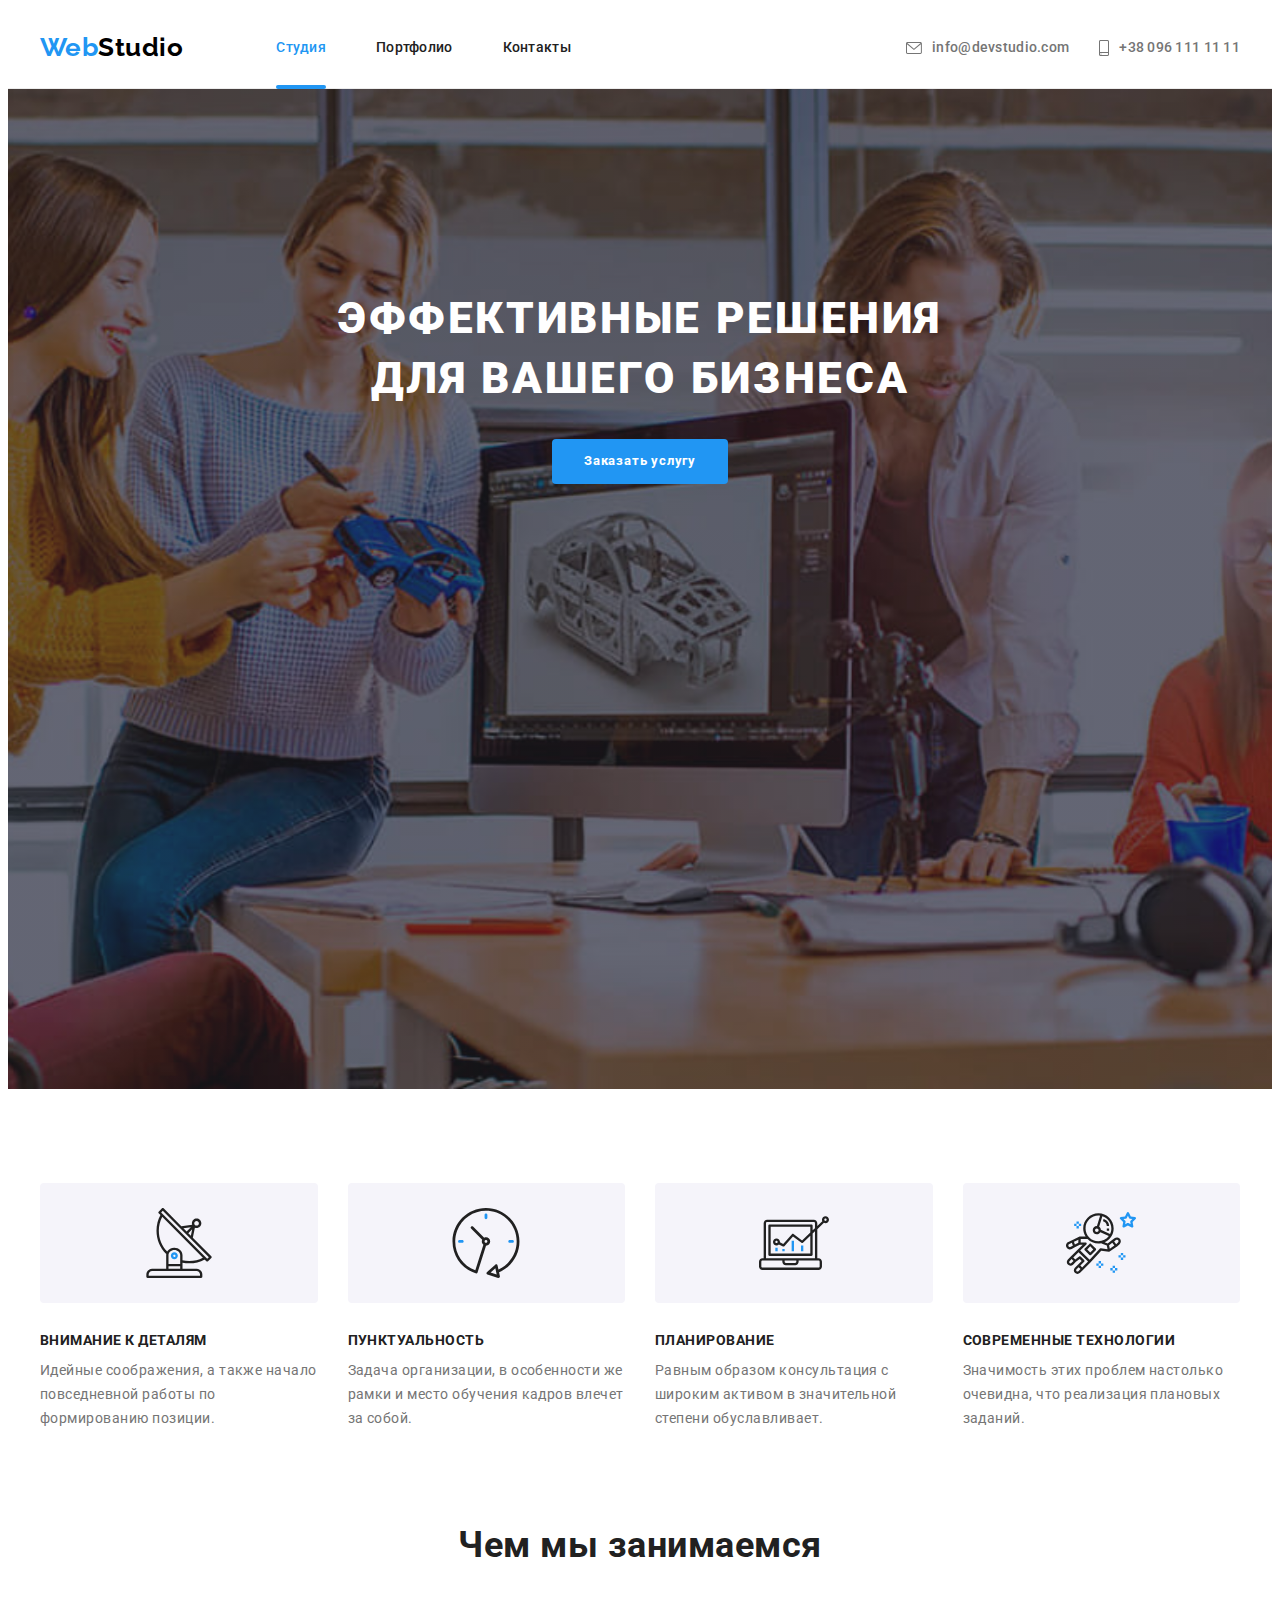
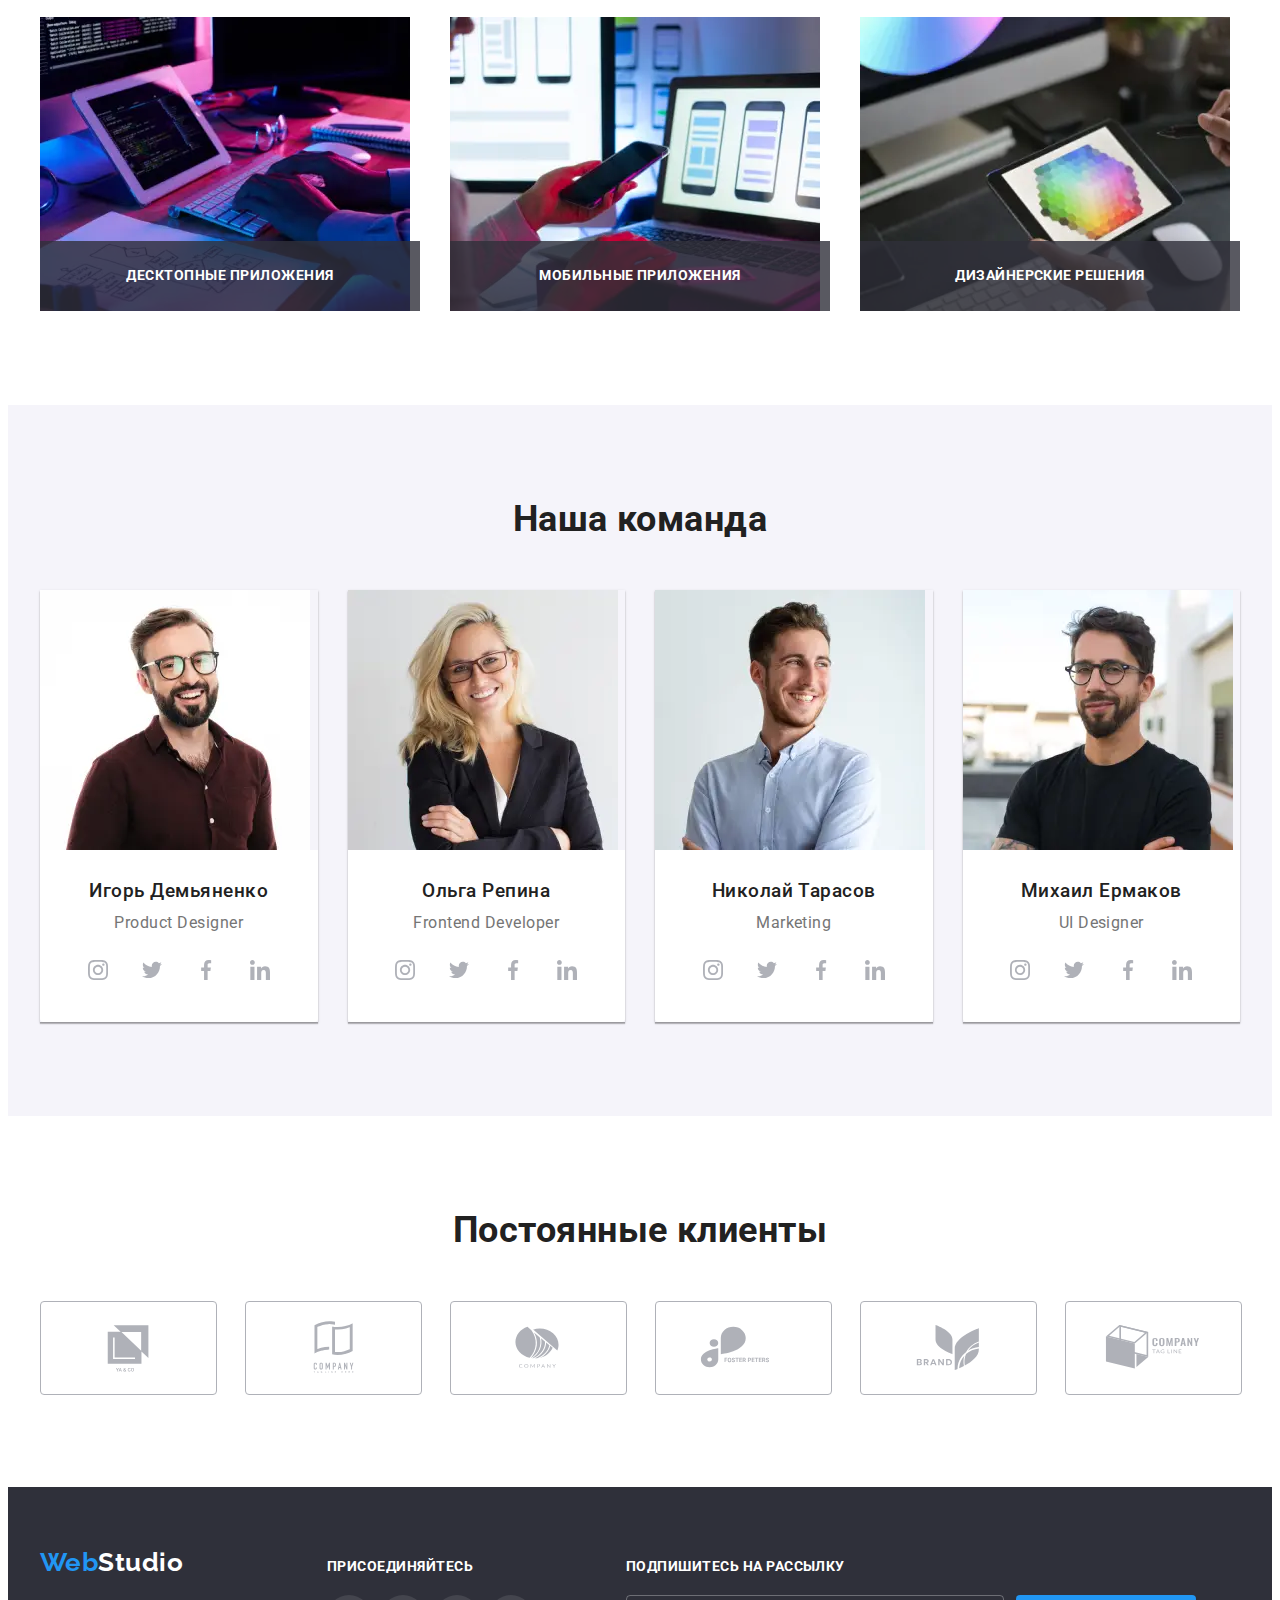
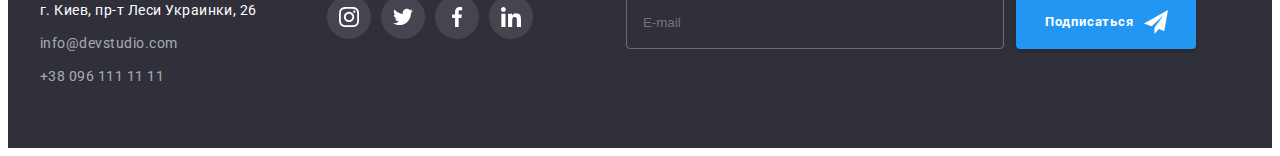
<file: index.html>
<!DOCTYPE html>
<html lang="ru">
  <head>
    <meta charset="UTF-8" />
    <meta http-equiv="X-UA-Compatible" content="IE=edge" />
    <meta name="viewport" content="width=device-width, initial-scale=1.0" />
    <meta name="description" content="Студия web дизайна в Киеве" />
    <title>WebStudio</title>
    <link rel="preconnect" href="https://fonts.googleapis.com" />
    <link rel="preconnect" href="https://fonts.gstatic.com" crossorigin />
    <link
      href="https://fonts.googleapis.com/css2?family=Raleway:wght@700&family=Roboto:wght@400;500;700;900&display=swap"
      rel="stylesheet"
    />
    <link
      rel="stylesheet"
      href="https://cdnjs.cloudflare.com/ajax/libs/modern-normalize/1.1.0/modern-normalize.min.css"
      integrity="sha512-wpPYUAdjBVSE4KJnH1VR1HeZfpl1ub8YT/NKx4PuQ5NmX2tKuGu6U/JRp5y+Y8XG2tV+wKQpNHVUX03MfMFn9Q=="
      crossorigin="anonymous"
      referrerpolicy="no-referrer"
    />
    <link rel="stylesheet" href="./css/main.min.css" />
  </head>
  <body>
    <!-- header -->
    <header class="page-header">
      <div class="page-header__container container">
        <a class="logo page-header__logo" href="./index.html">Web<span class="page-header__logo_black">Studio</span></a>
        <nav>
          <ul class="site-nav">
            <li class="site-nav__item">
              <a class="site-nav__link site-nav__link_current" href="./index.html">Студия</a>
            </li>
            <li class="site-nav__item">
              <a class="site-nav__link" href="./portfolio.html">Портфолио</a>
            </li>
            <li class="site-nav__item">
              <a class="site-nav__link" href="">Контакты</a>
            </li>
          </ul>
        </nav>
        <ul class="site-contacts">
          <li class="site-contacts__item">
            <a class="site-contacts__link site-contacts__link_mail" href="mailto:info@devstudio.com">
              <svg class="site-contacts__icon site-contacts__icon_mail">
                <use href="./images/icons.svg.svg#icon-envelope"></use>
              </svg>
              info@devstudio.com</a
            >
          </li>
          <li class="site-contacts__item">
            <a class="site-contacts__link site-contacts__link_tel" href="tel:+380961111111">
              <svg class="site-contacts__icon site-contacts__icon_tel">
                <use href="./images/icons.svg.svg#icon-smartphone"></use>
              </svg>
              +38 096 111 11 11</a
            >
          </li>
        </ul>
        <button class="button-menu" type="button" data-menu-open>
          <svg class="button-menu__icon" aria-label="Переключатель мобильного меню">
            <use href="./images/icons.svg.svg#burger-icon"></use>
          </svg>
        </button>
      </div>
    </header>
    <!-- mobile menu -->
    <div class="mobile-menu" data-menu>
      <button class="mobile-menu__button" data-menu-close>
        <svg class="mobile-menu__icon">
          <use href="./images/icons.svg.svg#close-icon"></use>
        </svg>
      </button>
      <ul class="menu-nav">
        <li class="menu-nav__item">
          <a class="menu-nav__link menu-nav__link_current" href="./index.html">Студия</a>
        </li>
        <li class="menu-nav__item">
          <a class="menu-nav__link" href="./portfolio.html">Портфолио</a>
        </li>
        <li class="menu-nav__item">
          <a class="menu-nav__link" href="">Контакты</a>
        </li>
      </ul>
      <ul class="menu-contacts">
        <li class="menu-contacts__item">
          <a class="menu-contacts__link menu-contacts__link_tel" href="tel:+380961111111"> +38 096 111 11 11</a>
        </li>
        <li class="menu-contacts__item">
          <a class="menu-contacts__link menu-contacts__link_mail" href="mailto:info@devstudio.com">
            info@devstudio.com</a
          >
        </li>
      </ul>
      <ul class="menu-social">
        <li class="menu-social__item">
          <a class="menu-social__link" href="">Instagram</a>
        </li>
        <li class="menu-social__item">
          <a class="menu-social__link" href="">Twitter</a>
        </li>
        <li class="menu-social__item">
          <a class="menu-social__link" href="">Facebook</a>
        </li>
        <li class="menu-social__item">
          <a class="menu-social__link" href="">LinkedIn</a>
        </li>
      </ul>
    </div>
    <main>
      <!-- hero -->
      <section class="hero section">
        <div class="container">
          <h1 class="hero__title">Эффективные решения для вашего бизнеса</h1>
          <button class="modal-button" type="button" data-modal-open>Заказать услугу</button>
        </div>
      </section>
      <!-- advantage -->
      <section class="advantage section">
        <div class="container">
          <h2 class="visually-hidden">Преимущества</h2>
          <ul class="advantage__list">
            <li class="advantage__item">
              <div class="advantage__thumb">
                <svg width="70" height="70">
                  <use href="./images/icons.svg.svg#icon-antenna"></use>
                </svg>
              </div>
              <h3 class="advantage__title">Внимание к деталям</h3>
              <p class="advantage__text">
                Идейные соображения, а также начало повседневной работы по формированию позиции.
              </p>
            </li>
            <li class="advantage__item">
              <div class="advantage__thumb">
                <svg width="70" height="70">
                  <use href="./images/icons.svg.svg#icon-clock"></use>
                </svg>
              </div>
              <h3 class="advantage__title">Пунктуальность</h3>
              <p class="advantage__text">
                Задача организации, в особенности же рамки и место обучения кадров влечет за собой.
              </p>
            </li>
            <li class="advantage__item">
              <div class="advantage__thumb">
                <svg width="70" height="70">
                  <use href="./images/icons.svg.svg#icon-diagram"></use>
                </svg>
              </div>
              <h3 class="advantage__title">Планирование</h3>
              <p class="advantage__text">
                Равным образом консультация с широким активом в значительной степени обуславливает.
              </p>
            </li>
            <li class="advantage__item">
              <div class="advantage__thumb">
                <svg width="70" height="70">
                  <use href="./images/icons.svg.svg#icon-astronaut"></use>
                </svg>
              </div>
              <h3 class="advantage__title">Современные технологии</h3>
              <p class="advantage__text">
                Значимость этих проблем настолько очевидна, что реализация плановых заданий.
              </p>
            </li>
          </ul>
        </div>
      </section>
      <!-- services -->
      <section class="services section">
        <div class="container">
          <h2 class="section-title">Чем мы занимаемся</h2>
          <ul class="services__list">
            <li class="services__item">
              <picture>
                <source
                  media="(min-width: 1200px)"
                  srcset="./images/services/occ-1-desktop.webp 1x, ./images/services/occ-1-desktop@2x.webp 2x"
                  type="image/webp"
                />
                <source
                  media="(min-width: 1200px)"
                  srcset="./images/services/occ-1-desktop.jpg 1x, ./images/services/occ-1-desktop@2x.jpg 2x"
                />
                <img src="./images/desktop.jpg" alt="персональный компьютер" width="370" />
              </picture>
              <div class="services__background">
                <h3 class="services__title">Десктопные приложения</h3>
              </div>
            </li>
            <li class="services__item">
              <picture>
                <source
                  media="(min-width: 1200px)"
                  srcset="./images/services/occ-2-desktop.webp 1x, ./images/services/occ-2-desktop@2x.webp 2x"
                  type="image/webp"
                />
                <source
                  media="(min-width: 1200px)"
                  srcset="./images/services/occ-2-desktop.jpg 1x, ./images/services/occ-2-desktop@2x.jpg 2x"
                />
                <img src="./images/mobile.jpg" alt="мобильный телефон" width="370" />
              </picture>
              <div class="services__background">
                <h3 class="services__title">Мобильные приложения</h3>
              </div>
            </li>
            <li class="services__item">
              <picture>
                <source
                  media="(min-width: 1200px)"
                  srcset="./images/services/occ-3-desktop.webp 1x, ./images/services/occ-3-desktop@2x.webp 2x"
                  type="image/webp"
                />
                <source
                  media="(min-width: 1200px)"
                  srcset="./images/services/occ-3-desktop.jpg 1x, ./images/services/occ-3-desktop@2x.jpg 2x"
                />
                <img src="./images/tablet.jpg" alt="планшет" width="370" />
              </picture>
              <div class="services__background">
                <h3 class="services__title">Дизайнерские решения</h3>
              </div>
            </li>
          </ul>
        </div>
      </section>
      <!-- team -->
      <section class="team section">
        <div class="container">
          <h2 class="section-title">Наша команда</h2>
          <ul class="team__list">
            <li class="team__item">
              <picture>
                <source
                  media="(min-width: 1200px)"
                  srcset="./images/team/team-1-desktop.webp 1x, ./images/team/team-1-desktop@2x.webp 2x"
                  type="image/webp"
                />
                <source
                  media="(min-width: 1200px)"
                  srcset="./images/team/team-1-desktop.jpg 1x, ./images/team/team-1-desktop@2x.jpg 2x"
                />
                <source
                  media="(min-width: 768px)"
                  srcset="./images/team/team-1-tablet.webp 1x, ./images/team/team-1-tablet@2x.webp 2x"
                  type="image/webp"
                />
                <source
                  media="(min-width: 768px)"
                  srcset="./images/team/team-1-tablet.jpg 1x, ./images/team/team-1-tablet@2x.jpg 2x"
                />
                <source
                  media="(max-width: 767px)"
                  srcset="./images/team/team-1.webp 1x, ./images/team/team-1@2x.webp 2x"
                  type="image/webp"
                />
                <source
                  media="(max-width: 767px)"
                  srcset="./images/team/team-1.jpg 1x, ./images/team/team-1@2x.jpg 2x"
                />
                <img src="#" alt="фотография Игоря Демьяненко" />
              </picture>
              <div class="team__thumb">
                <h3 class="team__title">Игорь Демьяненко</h3>
                <p class="team__text" lang="en">Product Designer</p>
                <ul class="social-list">
                  <li class="social-list__item">
                    <a href="" class="social-list__link social-list__link_team">
                      <svg class="social-list__icon" width="20" height="20">
                        <use href="./images/icons.svg.svg#icon-instagram"></use>
                      </svg>
                    </a>
                  </li>
                  <li class="social-list__item">
                    <a href="" class="social-list__link social-list__link_team">
                      <svg class="social-list__icon" width="20" height="20">
                        <use href="./images/icons.svg.svg#icon-twitter"></use>
                      </svg>
                    </a>
                  </li>
                  <li class="social-list__item">
                    <a href="" class="social-list__link social-list__link_team">
                      <svg class="social-list__icon" width="20" height="20">
                        <use href="./images/icons.svg.svg#icon-facebook"></use>
                      </svg>
                    </a>
                  </li>
                  <li class="social-list__item">
                    <a href="" class="social-list__link social-list__link_team">
                      <svg class="social-list__icon" width="20" height="20">
                        <use href="./images/icons.svg.svg#icon-linkedin"></use>
                      </svg>
                    </a>
                  </li>
                </ul>
              </div>
            </li>
            <li class="team__item">
              <picture>
                <source
                  media="(min-width: 1200px)"
                  srcset="./images/team/team-2-desktop.webp 1x, ./images/team/team-2-desktop@2x.webp 2x"
                  type="image/webp"
                />
                <source
                  media="(min-width: 1200px)"
                  srcset="./images/team/team-2-desktop.jpg 1x, ./images/team/team-2-desktop@2x.jpg 2x"
                />
                <source
                  media="(min-width: 768px)"
                  srcset="./images/team/team-2-tablet.webp 1x, ./images/team/team-2-tablet@2x.webp 2x"
                  type="image/webp"
                />
                <source
                  media="(min-width: 768px)"
                  srcset="./images/team/team-2-tablet.jpg 1x, ./images/team/team-2-tablet@2x.jpg 2x"
                />
                <source
                  media="(max-width: 767px)"
                  srcset="./images/team/team-2.webp 1x, ./images/team/team-2@2x.webp 2x"
                  type="image/webp"
                />
                <source
                  media="(max-width: 767px)"
                  srcset="./images/team/team-2.jpg 1x, ./images/team/team-2@2x.jpg 2x"
                />
                <img src="#" alt="фотография Ольги Репиной" />
              </picture>
              <div class="team__thumb">
                <h3 class="team__title">Ольга Репина</h3>
                <p class="team__text" lang="en">Frontend Developer</p>
                <ul class="social-list">
                  <li class="social-list__item">
                    <a href="" class="social-list__link social-list__link_team">
                      <svg class="social-list__icon" width="20" height="20">
                        <use href="./images/icons.svg.svg#icon-instagram"></use>
                      </svg>
                    </a>
                  </li>
                  <li class="social-list__item">
                    <a href="" class="social-list__link social-list__link_team">
                      <svg class="social-list__icon" width="20" height="20">
                        <use href="./images/icons.svg.svg#icon-twitter"></use>
                      </svg>
                    </a>
                  </li>
                  <li class="social-list__item">
                    <a href="" class="social-list__link social-list__link_team">
                      <svg class="social-list__icon" width="20" height="20">
                        <use href="./images/icons.svg.svg#icon-facebook"></use>
                      </svg>
                    </a>
                  </li>
                  <li class="social-list__item">
                    <a href="" class="social-list__link social-list__link_team">
                      <svg class="social-list__icon" width="20" height="20">
                        <use href="./images/icons.svg.svg#icon-linkedin"></use>
                      </svg>
                    </a>
                  </li>
                </ul>
              </div>
            </li>
            <li class="team__item">
              <picture>
                <source
                  media="(min-width: 1200px)"
                  srcset="./images/team/team-3-desktop.webp 1x, ./images/team/team-3-desktop@2x.webp 2x"
                  type="image/webp"
                />
                <source
                  media="(min-width: 1200px)"
                  srcset="./images/team/team-3-desktop.jpg 1x, ./images/team/team-3-desktop@2x.jpg 2x"
                />
                <source
                  media="(min-width: 768px)"
                  srcset="./images/team/team-3-tablet.webp 1x, ./images/team/team-3-tablet@2x.webp 2x"
                  type="image/webp"
                />
                <source
                  media="(min-width: 768px)"
                  srcset="./images/team/team-3-tablet.jpg 1x, ./images/team/team-3-tablet@2x.jpg 2x"
                />
                <source
                  media="(max-width: 767px)"
                  srcset="./images/team/team-3.webp 1x, ./images/team/team-3@2x.webp 2x"
                  type="image/webp"
                />
                <source
                  media="(max-width: 767px)"
                  srcset="./images/team/team-3.jpg 1x, ./images/team/team-3@2x.jpg 2x"
                />
                <img src="#" alt="фотография Николая Тарасова" />
              </picture>
              <div class="team__thumb">
                <h3 class="team__title">Николай Тарасов</h3>
                <p class="team__text" lang="en">Marketing</p>
                <ul class="social-list">
                  <li class="social-list__item">
                    <a href="" class="social-list__link social-list__link_team">
                      <svg class="social-list__icon" width="20" height="20">
                        <use href="./images/icons.svg.svg#icon-instagram"></use>
                      </svg>
                    </a>
                  </li>
                  <li class="social-list__item">
                    <a href="" class="social-list__link social-list__link_team">
                      <svg class="social-list__icon" width="20" height="20">
                        <use href="./images/icons.svg.svg#icon-twitter"></use>
                      </svg>
                    </a>
                  </li>
                  <li class="social-list__item">
                    <a href="" class="social-list__link social-list__link_team">
                      <svg class="social-list__icon" width="20" height="20">
                        <use href="./images/icons.svg.svg#icon-facebook"></use>
                      </svg>
                    </a>
                  </li>
                  <li class="social-list__item">
                    <a href="" class="social-list__link social-list__link_team">
                      <svg class="social-list__icon" width="20" height="20">
                        <use href="./images/icons.svg.svg#icon-linkedin"></use>
                      </svg>
                    </a>
                  </li>
                </ul>
              </div>
            </li>
            <li class="team__item">
              <picture>
                <source
                  media="(min-width: 1200px)"
                  srcset="./images/team/team-4-desktop.webp 1x, ./images/team/team-4-desktop@2x.webp 2x"
                  type="image/webp"
                />
                <source
                  media="(min-width: 1200px)"
                  srcset="./images/team/team-4-desktop.jpg 1x, ./images/team/team-4-desktop@2x.jpg 2x"
                />
                <source
                  media="(min-width: 768px)"
                  srcset="./images/team/team-4-tablet.webp 1x, ./images/team/team-4-tablet@2x.webp 2x"
                  type="image/webp"
                />
                <source
                  media="(min-width: 768px)"
                  srcset="./images/team/team-4-tablet.jpg 1x, ./images/team/team-4-tablet@2x.jpg 2x"
                />
                <source
                  media="(max-width: 767px)"
                  srcset="./images/team/team-4.webp 1x, ./images/team/team-4@2x.webp 2x"
                  type="image/webp"
                />
                <source
                  media="(max-width: 767px)"
                  srcset="./images/team/team-4.jpg 1x, ./images/team/team-4@2x.jpg 2x"
                />
                <img src="#" alt="фотография Михаила Ермакова" />
              </picture>
              <div class="team__thumb">
                <h3 class="team__title">Михаил Ермаков</h3>
                <p class="team__text" lang="en">UI Designer</p>
                <ul class="social-list">
                  <li class="social-list__item">
                    <a href="" class="social-list__link social-list__link_team">
                      <svg class="social-list__icon" width="20" height="20">
                        <use href="./images/icons.svg.svg#icon-instagram"></use>
                      </svg>
                    </a>
                  </li>
                  <li class="social-list__item">
                    <a href="" class="social-list__link social-list__link_team">
                      <svg class="social-list__icon" width="20" height="20">
                        <use href="./images/icons.svg.svg#icon-twitter"></use>
                      </svg>
                    </a>
                  </li>
                  <li class="social-list__item">
                    <a href="" class="social-list__link social-list__link_team">
                      <svg class="social-list__icon" width="20" height="20">
                        <use href="./images/icons.svg.svg#icon-facebook"></use>
                      </svg>
                    </a>
                  </li>
                  <li class="social-list__item">
                    <a href="" class="social-list__link social-list__link_team">
                      <svg class="social-list__icon" width="20" height="20">
                        <use href="./images/icons.svg.svg#icon-linkedin"></use>
                      </svg>
                    </a>
                  </li>
                </ul>
              </div>
            </li>
          </ul>
        </div>
      </section>
      <!-- clients -->
      <section class="clients section">
        <div class="container">
          <h2 class="section-title">Постоянные клиенты</h2>
          <ul class="clients__list">
            <li class="clients__item">
              <a href="" class="clients__link">
                <svg class="clients__icon" width="106" height="60">
                  <use href="./images/icons.svg.svg#icon-logo-client-1"></use>
                </svg>
              </a>
            </li>
            <li class="clients__item">
              <a href="" class="clients__link">
                <svg class="clients__icon" width="106" height="60">
                  <use href="./images/icons.svg.svg#icon-logo-client-2"></use>
                </svg>
              </a>
            </li>
            <li class="clients__item">
              <a href="" class="clients__link">
                <svg class="clients__icon" width="106" height="60">
                  <use href="./images/icons.svg.svg#icon-logo-client-3"></use>
                </svg>
              </a>
            </li>
            <li class="clients__item">
              <a href="" class="clients__link">
                <svg class="clients__icon" width="106" height="60">
                  <use href="./images/icons.svg.svg#icon-logo-client-4"></use>
                </svg>
              </a>
            </li>
            <li class="clients__item">
              <a href="" class="clients__link">
                <svg class="clients__icon" width="106" height="60">
                  <use href="./images/icons.svg.svg#icon-logo-client-5"></use>
                </svg>
              </a>
            </li>
            <li class="clients__item">
              <a href="" class="clients__link">
                <svg class="clients__icon" width="106" height="60">
                  <use href="./images/icons.svg.svg#icon-logo-client-6"></use>
                </svg>
              </a>
            </li>
          </ul>
        </div>
      </section>
    </main>
    <!-- footer -->
    <footer class="page-footer section">
      <div class="page-footer__container container">
        <div class="page-footer__wraper">
          <div class="contacts">
            <a class="logo page-footer__logo" href="./index.html"
              >Web<span class="page-footer__logo_white">Studio</span></a
            >
            <address>
              <ul class="contacts__list">
                <li class="contacts__item">
                  <a
                    class="contacts__map"
                    href="https://goo.gl/maps/XkNCHodQhnQYmGNX7"
                    target="_blank"
                    rel="noreferrer noopener"
                    >г. Киев, пр-т Леси Украинки, 26</a
                  >
                </li>
                <li class="contacts__item">
                  <a class="contacts__mail" href="mailto:info@devstudio.com">info@devstudio.com</a>
                </li>
                <li class="contacts__item">
                  <a class="contacts__tel" href="tel:+380961111111">+38 096 111 11 11</a>
                </li>
              </ul>
            </address>
          </div>
          <div class="join">
            <p class="join__title">Присоединяйтесь</p>
            <ul class="social-list">
              <li class="social-list__item">
                <a href="" class="social-list__link social-list__link_join">
                  <svg class="join-icon" width="20" height="20">
                    <use href="./images/icons.svg.svg#icon-instagram"></use>
                  </svg>
                </a>
              </li>
              <li class="social-list__item">
                <a href="" class="social-list__link social-list__link_join">
                  <svg class="join-icon" width="20" height="20">
                    <use href="./images/icons.svg.svg#icon-twitter"></use>
                  </svg>
                </a>
              </li>
              <li class="social-list__item">
                <a href="" class="social-list__link social-list__link_join">
                  <svg class="join-icon" width="20" height="20">
                    <use href="./images/icons.svg.svg#icon-facebook"></use>
                  </svg>
                </a>
              </li>
              <li class="social-list__item">
                <a href="" class="social-list__link social-list__link_join">
                  <svg class="join-icon" width="20" height="20">
                    <use href="./images/icons.svg.svg#icon-linkedin"></use>
                  </svg>
                </a>
              </li>
            </ul>
          </div>
        </div>
        <div class="subscribe">
          <form action="#" class="subscribe__form">
            <p class="subscribe__title">Подпишитесь на рассылку</p>
            <div class="subscribe__wrap">
              <label class="subscribe__field">
                <input type="email" class="subscribe__input" name="user-mail" placeholder="E-mail" />
              </label>
              <button class="subscribe__button" type="submit">
                Подписаться
                <svg class="subscribe__icon" width="24" height="24">
                  <use href="./images/icons.svg.svg#icon-send"></use>
                </svg>
              </button>
            </div>
          </form>
        </div>
      </div>
    </footer>
    <!-- Modal -->
    <div class="backdrop is-hidden" data-modal>
      <div class="modal">
        <button type="button" class="modal__btn_close" data-modal-close>
          <svg class="modal__icon_close" width="18" height="18">
            <use href="./images/icons.svg.svg#icon-close"></use>
          </svg>
        </button>
        <form action="#" class="modal-form">
          <p class="modal-form__headline">Оставьте свои данные, мы вам перезвоним</p>
          <label class="modal-form__field">
            Имя
            <span class="modal-form__wraper">
              <input type="text" class="modal-form__input" name="user-name" />
              <svg class="modal-form__icon" width="18" height="18">
                <use href="./images/icons.svg.svg#icon-person"></use>
              </svg>
            </span>
          </label>
          <label class="modal-form__field">
            Телефон
            <span class="modal-form__wraper">
              <input type="tel" class="modal-form__input" name="user-tel" />
              <svg class="modal-form__icon" width="18" height="18">
                <use href="./images/icons.svg.svg#icon-phone"></use>
              </svg>
            </span>
          </label>
          <label class="modal-form__field">
            Почта
            <span class="modal-form__wraper">
              <input type="email" class="modal-form__input" name="user-mail" />
              <svg class="modal-form__icon" width="18" height="18">
                <use href="./images/icons.svg.svg#icon-email"></use>
              </svg>
            </span>
          </label>
          <label class="modal-form__message_field">
            Комментарий
            <textarea class="modal-form__message" name="user-message" placeholder="Введите текст"></textarea>
          </label>
          <input class="input-checkbox visually-hidden" id="accept-policy" type="checkbox" name="accept-contract" />
          <label class="label-checkbox" for="accept-policy"
            >Соглашаюсь с рассылкой и принимаю <a class="link-checkbox" href="">Условия договора</a></label
          >
          <button class="modal-form__button" type="submit">Отправить</button>
        </form>
      </div>
    </div>
    <script src="./js/modal.js"></script>
    <script src="./js/mobile-menu.js"></script>
  </body>
</html>
</file>
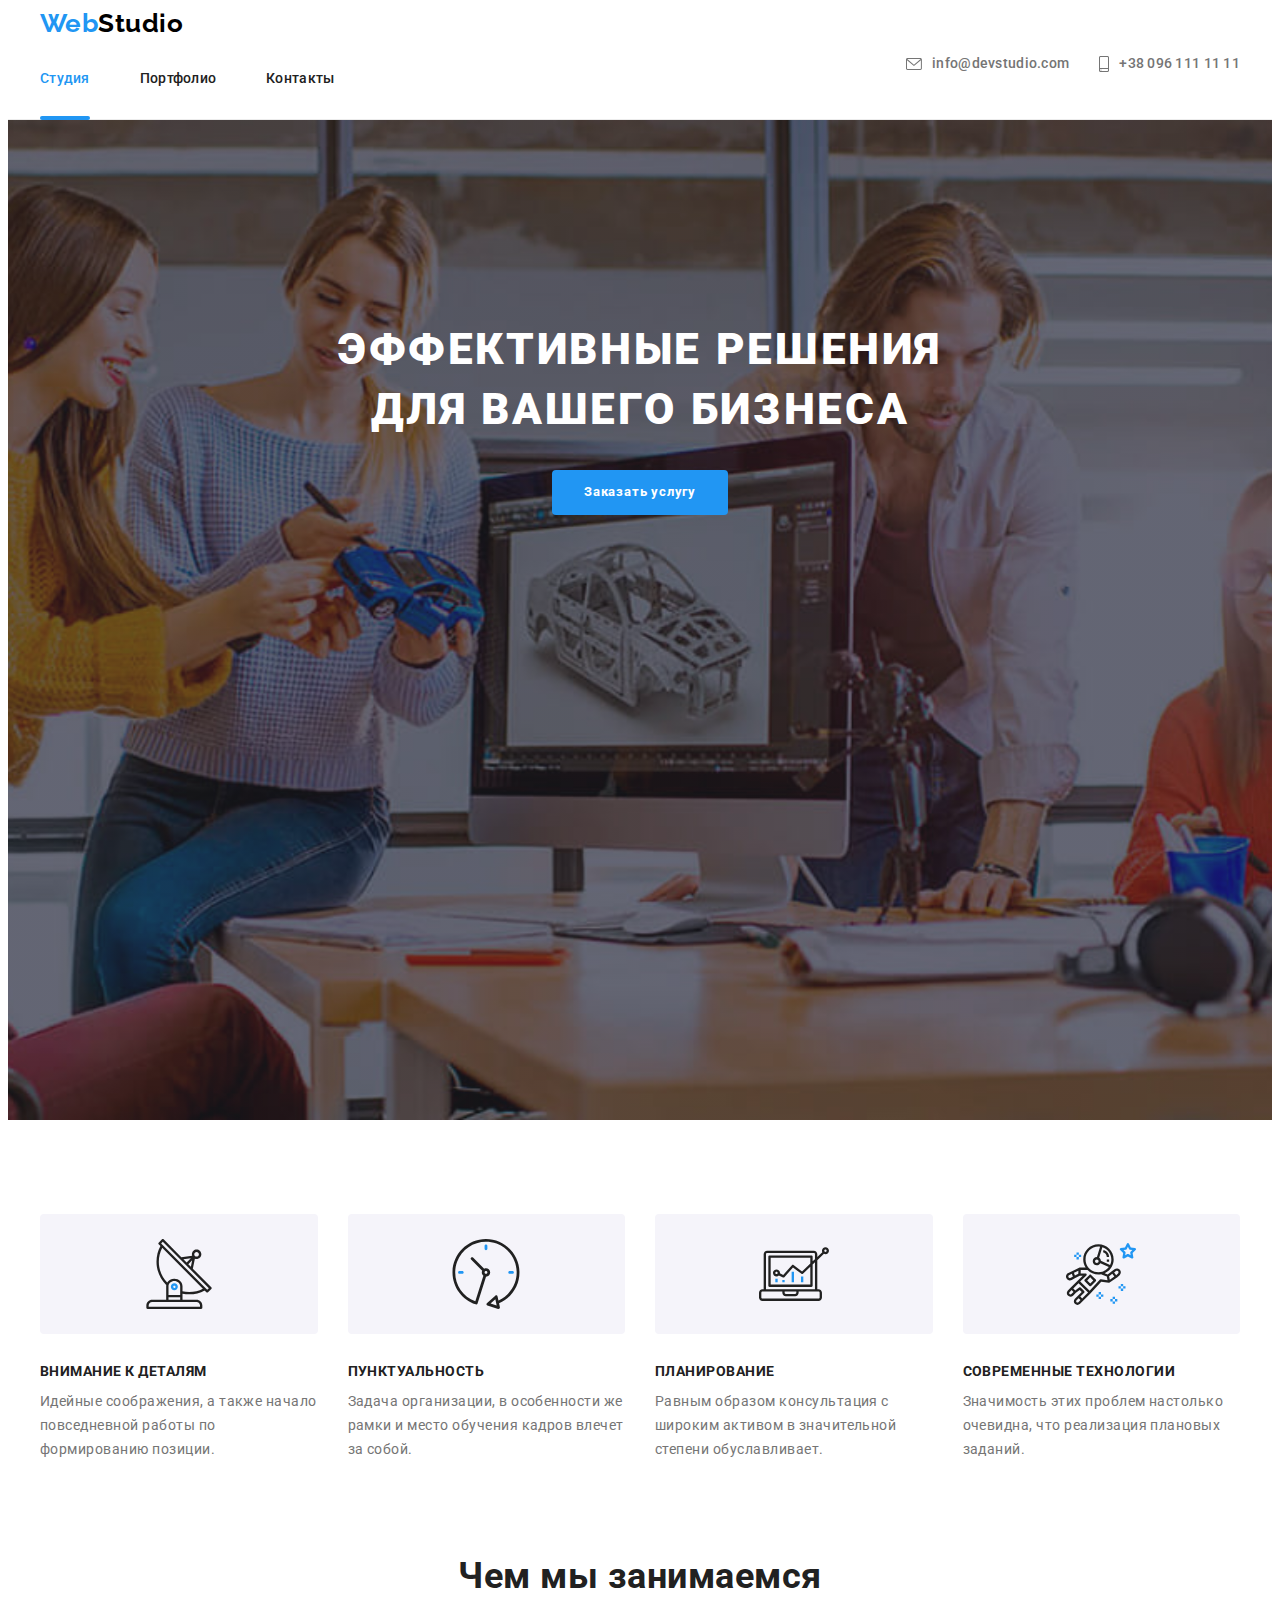
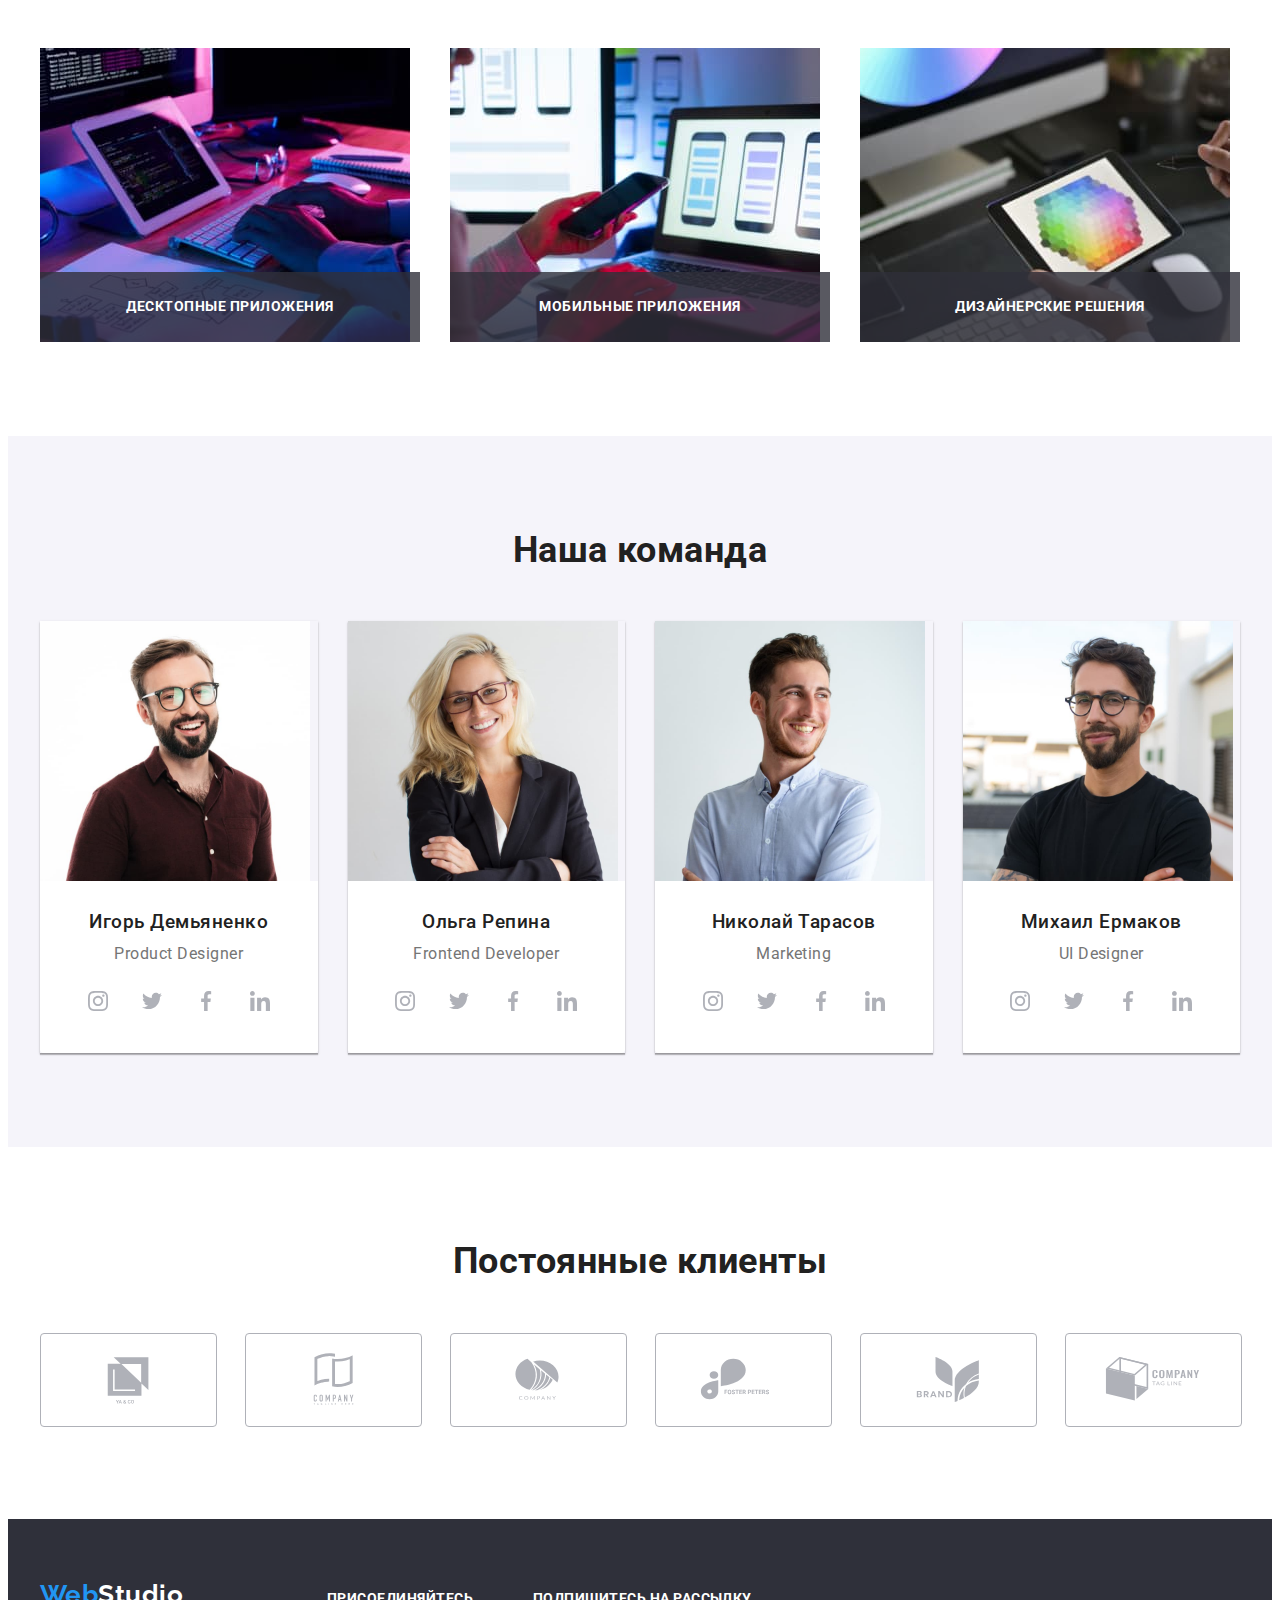
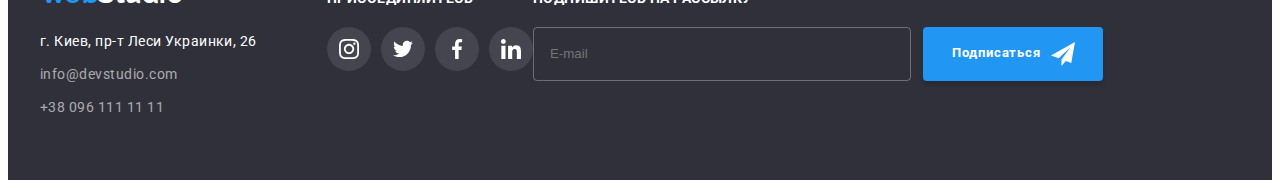
<file: bed.html>
<!DOCTYPE html>
<html lang="ru">
  <head>
    <meta charset="UTF-8" />
    <meta http-equiv="X-UA-Compatible" content="IE=edge" />
    <meta name="viewport" content="width=device-width, initial-scale=1.0" />
    <meta name="description" content="Студия web дизайна в Киеве" />
    <title>WebStudio</title>
    <link rel="preconnect" href="https://fonts.googleapis.com" />
    <link rel="preconnect" href="https://fonts.gstatic.com" crossorigin />
    <link
      href="https://fonts.googleapis.com/css2?family=Raleway:wght@700&family=Roboto:wght@400;500;700;900&display=swap"
      rel="stylesheet"
    />
    <link
      rel="stylesheet"
      href="https://cdnjs.cloudflare.com/ajax/libs/modern-normalize/1.1.0/modern-normalize.min.css"
      integrity="sha512-wpPYUAdjBVSE4KJnH1VR1HeZfpl1ub8YT/NKx4PuQ5NmX2tKuGu6U/JRp5y+Y8XG2tV+wKQpNHVUX03MfMFn9Q=="
      crossorigin="anonymous"
      referrerpolicy="no-referrer"
    />
    <link rel="stylesheet" href="./css/main.min.css" />
  </head>
  <body>
    <!-- header -->
    <header class="page-header">
      <div class="page-header__container container">
        <nav class="page-header__nav">
          <a class="logo page-header__logo" href="./index.html"
            >Web<span class="page-header__logo_black">Studio</span></a
          >
          <ul class="site-nav">
            <li class="site-nav__item">
              <a
                class="site-nav__link site-nav__link_current"
                href="./index.html"
                >Студия</a
              >
            </li>
            <li class="site-nav__item">
              <a class="site-nav__link" href="./portfolio.html">Портфолио</a>
            </li>
            <li class="site-nav__item">
              <a class="site-nav__link" href="">Контакты</a>
            </li>
          </ul>
        </nav>
        <ul class="site-contacts">
          <li class="site-contacts__item">
            <a class="site-contacts__link" href="mailto:info@devstudio.com">
              <svg class="site-contacts__icon" width="16" height="12">
                <use href="./images/icons.svg.svg#icon-envelope"></use>
              </svg>
              info@devstudio.com</a
            >
          </li>
          <li class="site-contacts__item">
            <a class="site-contacts__link" href="tel:+380961111111">
              <svg class="site-contacts__icon" width="10" height="16">
                <use href="./images/icons.svg.svg#icon-smartphone"></use>
              </svg>
              +38 096 111 11 11</a
            >
          </li>
        </ul>
      </div>
    </header>
    <main>
      <!-- hero -->
      <section class="hero section hero__overlay">
        <div class="container">
          <h1 class="hero__title">Эффективные решения для вашего бизнеса</h1>
          <button class="modal-button" type="button" data-modal-open>
            Заказать услугу
          </button>
        </div>
      </section>
      <!-- advantage -->
      <section class="advantage section">
        <div class="advantage__container container">
          <h2 class="visually-hidden">Преимущества</h2>
          <ul class="advantage__list">
            <li class="advantage__item">
              <div class="advantage__thumb">
                <svg width="70" height="70">
                  <use href="./images/icons.svg.svg#icon-antenna"></use>
                </svg>
              </div>
              <h3 class="advantage__title">Внимание к деталям</h3>
              <p class="advantage__text">
                Идейные соображения, а также начало повседневной работы по
                формированию позиции.
              </p>
            </li>
            <li class="advantage__item">
              <div class="advantage__thumb">
                <svg width="70" height="70">
                  <use href="./images/icons.svg.svg#icon-clock"></use>
                </svg>
              </div>
              <h3 class="advantage__title">Пунктуальность</h3>
              <p class="advantage__text">
                Задача организации, в особенности же рамки и место обучения
                кадров влечет за собой.
              </p>
            </li>
            <li class="advantage__item">
              <div class="advantage__thumb">
                <svg width="70" height="70">
                  <use href="./images/icons.svg.svg#icon-diagram"></use>
                </svg>
              </div>
              <h3 class="advantage__title">Планирование</h3>
              <p class="advantage__text">
                Равным образом консультация с широким активом в значительной
                степени обуславливает.
              </p>
            </li>
            <li class="advantage__item">
              <div class="advantage__thumb">
                <svg width="70" height="70">
                  <use href="./images/icons.svg.svg#icon-astronaut"></use>
                </svg>
              </div>
              <h3 class="advantage__title">Современные технологии</h3>
              <p class="advantage__text">
                Значимость этих проблем настолько очевидна, что реализация
                плановых заданий.
              </p>
            </li>
          </ul>
        </div>
      </section>
      <!-- services -->
      <section class="services section">
        <div class="services__container container">
          <h2 class="section-title">Чем мы занимаемся</h2>
          <ul class="services__list">
            <li class="services__item">
              <img
                src="./images/desktop.jpg"
                alt="персональный компьютер"
                width="370"
              />
              <div class="services__background">
                <h3 class="services__title">Десктопные приложения</h3>
              </div>
            </li>
            <li class="services__item">
              <img
                src="./images/mobile.jpg"
                alt="мобильный телефон"
                width="370"
              />
              <div class="services__background">
                <h3 class="services__title">Мобильные приложения</h3>
              </div>
            </li>
            <li class="services__item">
              <img src="./images/tablet.jpg" alt="планшет" width="370" />
              <div class="services__background">
                <h3 class="services__title">Дизайнерские решения</h3>
              </div>
            </li>
          </ul>
        </div>
      </section>
      <!-- team -->
      <section class="team section">
        <div class="team__container container">
          <h2 class="section-title">Наша команда</h2>
          <ul class="team__list">
            <li class="team__item">
              <img
                src="./images/Igor.jpg"
                alt="фотография Игоря Демьяненко"
                width="270"
              />
              <div class="team__thumb">
                <h3 class="team__title">Игорь Демьяненко</h3>
                <p class="team__text" lang="en">Product Designer</p>
                <ul class="social-list">
                  <li class="social-list__item">
                    <a href="" class="social-list__link social-list__link_team">
                      <svg class="social-list__icon" width="20" height="20">
                        <use href="./images/icons.svg.svg#icon-instagram"></use>
                      </svg>
                    </a>
                  </li>
                  <li class="social-list__item">
                    <a href="" class="social-list__link social-list__link_team">
                      <svg class="social-list__icon" width="20" height="20">
                        <use href="./images/icons.svg.svg#icon-twitter"></use>
                      </svg>
                    </a>
                  </li>
                  <li class="social-list__item">
                    <a href="" class="social-list__link social-list__link_team">
                      <svg class="social-list__icon" width="20" height="20">
                        <use href="./images/icons.svg.svg#icon-facebook"></use>
                      </svg>
                    </a>
                  </li>
                  <li class="social-list__item">
                    <a href="" class="social-list__link social-list__link_team">
                      <svg class="social-list__icon" width="20" height="20">
                        <use href="./images/icons.svg.svg#icon-linkedin"></use>
                      </svg>
                    </a>
                  </li>
                </ul>
              </div>
            </li>
            <li class="team__item">
              <img
                src="./images/Olga.jpg"
                alt="фотография Ольги Репиной"
                width="270"
              />
              <div class="team__thumb">
                <h3 class="team__title">Ольга Репина</h3>
                <p class="team__text" lang="en">Frontend Developer</p>
                <ul class="social-list">
                  <li class="social-list__item">
                    <a href="" class="social-list__link social-list__link_team">
                      <svg class="social-list__icon" width="20" height="20">
                        <use href="./images/icons.svg.svg#icon-instagram"></use>
                      </svg>
                    </a>
                  </li>
                  <li class="social-list__item">
                    <a href="" class="social-list__link social-list__link_team">
                      <svg class="social-list__icon" width="20" height="20">
                        <use href="./images/icons.svg.svg#icon-twitter"></use>
                      </svg>
                    </a>
                  </li>
                  <li class="social-list__item">
                    <a href="" class="social-list__link social-list__link_team">
                      <svg class="social-list__icon" width="20" height="20">
                        <use href="./images/icons.svg.svg#icon-facebook"></use>
                      </svg>
                    </a>
                  </li>
                  <li class="social-list__item">
                    <a href="" class="social-list__link social-list__link_team">
                      <svg class="social-list__icon" width="20" height="20">
                        <use href="./images/icons.svg.svg#icon-linkedin"></use>
                      </svg>
                    </a>
                  </li>
                </ul>
              </div>
            </li>
            <li class="team__item">
              <img
                src="./images/Nikolay.jpg"
                alt="фотография Николая Тарасова"
                width="270"
              />
              <div class="team__thumb">
                <h3 class="team__title">Николай Тарасов</h3>
                <p class="team__text" lang="en">Marketing</p>
                <ul class="social-list">
                  <li class="social-list__item">
                    <a href="" class="social-list__link social-list__link_team">
                      <svg class="social-list__icon" width="20" height="20">
                        <use href="./images/icons.svg.svg#icon-instagram"></use>
                      </svg>
                    </a>
                  </li>
                  <li class="social-list__item">
                    <a href="" class="social-list__link social-list__link_team">
                      <svg class="social-list__icon" width="20" height="20">
                        <use href="./images/icons.svg.svg#icon-twitter"></use>
                      </svg>
                    </a>
                  </li>
                  <li class="social-list__item">
                    <a href="" class="social-list__link social-list__link_team">
                      <svg class="social-list__icon" width="20" height="20">
                        <use href="./images/icons.svg.svg#icon-facebook"></use>
                      </svg>
                    </a>
                  </li>
                  <li class="social-list__item">
                    <a href="" class="social-list__link social-list__link_team">
                      <svg class="social-list__icon" width="20" height="20">
                        <use href="./images/icons.svg.svg#icon-linkedin"></use>
                      </svg>
                    </a>
                  </li>
                </ul>
              </div>
            </li>
            <li class="team__item">
              <img
                src="./images/Mihail.jpg"
                alt="фотография Михаила Ермакова"
                width="270"
              />
              <div class="team__thumb">
                <h3 class="team__title">Михаил Ермаков</h3>
                <p class="team__text" lang="en">UI Designer</p>
                <ul class="social-list">
                  <li class="social-list__item">
                    <a href="" class="social-list__link social-list__link_team">
                      <svg class="social-list__icon" width="20" height="20">
                        <use href="./images/icons.svg.svg#icon-instagram"></use>
                      </svg>
                    </a>
                  </li>
                  <li class="social-list__item">
                    <a href="" class="social-list__link social-list__link_team">
                      <svg class="social-list__icon" width="20" height="20">
                        <use href="./images/icons.svg.svg#icon-twitter"></use>
                      </svg>
                    </a>
                  </li>
                  <li class="social-list__item">
                    <a href="" class="social-list__link social-list__link_team">
                      <svg class="social-list__icon" width="20" height="20">
                        <use href="./images/icons.svg.svg#icon-facebook"></use>
                      </svg>
                    </a>
                  </li>
                  <li class="social-list__item">
                    <a href="" class="social-list__link social-list__link_team">
                      <svg class="social-list__icon" width="20" height="20">
                        <use href="./images/icons.svg.svg#icon-linkedin"></use>
                      </svg>
                    </a>
                  </li>
                </ul>
              </div>
            </li>
          </ul>
        </div>
      </section>
      <!-- clients -->
      <section class="clients section">
        <div class="clients__container container">
          <h2 class="section-title">Постоянные клиенты</h2>
          <ul class="clients__list">
            <li class="clients__item">
              <a href="" class="clients__link">
                <svg class="clients__icon" width="106" height="60">
                  <use href="./images/icons.svg.svg#icon-logo-client-1"></use>
                </svg>
              </a>
            </li>
            <li class="clients__item">
              <a href="" class="clients__link">
                <svg class="clients__icon" width="106" height="60">
                  <use href="./images/icons.svg.svg#icon-logo-client-2"></use>
                </svg>
              </a>
            </li>
            <li class="clients__item">
              <a href="" class="clients__link">
                <svg class="clients__icon" width="106" height="60">
                  <use href="./images/icons.svg.svg#icon-logo-client-3"></use>
                </svg>
              </a>
            </li>
            <li class="clients__item">
              <a href="" class="clients__link">
                <svg class="clients__icon" width="106" height="60">
                  <use href="./images/icons.svg.svg#icon-logo-client-4"></use>
                </svg>
              </a>
            </li>
            <li class="clients__item">
              <a href="" class="clients__link">
                <svg class="clients__icon" width="106" height="60">
                  <use href="./images/icons.svg.svg#icon-logo-client-5"></use>
                </svg>
              </a>
            </li>
            <li class="clients__item">
              <a href="" class="clients__link">
                <svg class="clients__icon" width="106" height="60">
                  <use href="./images/icons.svg.svg#icon-logo-client-6"></use>
                </svg>
              </a>
            </li>
          </ul>
        </div>
      </section>
    </main>
    <!-- footer -->
    <footer class="page-footer section">
      <div class="page-footer__container container">
        <div class="contacts">
          <a class="logo page-footer__logo" href="./index.html"
            >Web<span class="page-footer__logo_white">Studio</span></a
          >
          <address>
            <ul class="contacts__list">
              <li class="contacts__item">
                <a
                  class="contacts__map"
                  href="https://goo.gl/maps/XkNCHodQhnQYmGNX7"
                  target="_blank"
                  rel="noreferrer noopener"
                  >г. Киев, пр-т Леси Украинки, 26</a
                >
              </li>
              <li class="contacts__item">
                <a class="contacts__mail" href="mailto:info@devstudio.com"
                  >info@devstudio.com</a
                >
              </li>
              <li class="contacts__item">
                <a class="contacts__tel" href="tel:+380961111111"
                  >+38 096 111 11 11</a
                >
              </li>
            </ul>
          </address>
        </div>
        <div class="join">
          <p class="join__title">Присоединяйтесь</p>
          <ul class="social-list">
            <li class="social-list__item">
              <a href="" class="social-list__link social-list__link_join">
                <svg class="join-icon" width="20" height="20">
                  <use href="./images/icons.svg.svg#icon-instagram"></use>
                </svg>
              </a>
            </li>
            <li class="social-list__item">
              <a href="" class="social-list__link social-list__link_join">
                <svg class="join-icon" width="20" height="20">
                  <use href="./images/icons.svg.svg#icon-twitter"></use>
                </svg>
              </a>
            </li>
            <li class="social-list__item">
              <a href="" class="social-list__link social-list__link_join">
                <svg class="join-icon" width="20" height="20">
                  <use href="./images/icons.svg.svg#icon-facebook"></use>
                </svg>
              </a>
            </li>
            <li class="social-list__item">
              <a href="" class="social-list__link social-list__link_join">
                <svg class="join-icon" width="20" height="20">
                  <use href="./images/icons.svg.svg#icon-linkedin"></use>
                </svg>
              </a>
            </li>
          </ul>
        </div>
        <div class="subscribe">
          <form action="#" class="subscribe__form">
            <p class="subscribe__title">Подпишитесь на рассылку</p>
            <div class="subscribe__wrap">
              <label class="subscribe__field">
                <input
                  type="email"
                  class="subscribe__input"
                  name="user-mail"
                  placeholder="E-mail"
                />
              </label>
              <button class="subscribe__button" type="submit">
                Подписаться
                <svg class="subscribe__icon" width="24" height="24">
                  <use href="./images/icons.svg.svg#icon-send"></use>
                </svg>
              </button>
            </div>
          </form>
        </div>
      </div>
    </footer>
    <!-- Modal -->
    <div class="backdrop is-hidden" data-modal>
      <div class="modal">
        <button type="button" class="modal__btn_close" data-modal-close>
          <svg class="modal__icon_close" width="18" height="18">
            <use href="./images/icons.svg.svg#icon-close"></use>
          </svg>
        </button>
        <form action="#" class="modal-form">
          <p class="modal-form__headline">
            Оставьте свои данные, мы вам перезвоним
          </p>
          <label class="modal-form__field">
            Имя
            <span class="modal-form__wraper">
              <input type="text" class="modal-form__input" name="user-name" />
              <svg class="modal-form__icon" width="18" height="18">
                <use href="./images/icons.svg.svg#icon-person"></use></svg>
              </span>
          </label>
          <label class="modal-form__field">
            Телефон
            <span class="modal-form__wraper">
              <input type="tel" class="modal-form__input" name="user-tel" />
              <svg class="modal-form__icon" width="18" height="18">
                <use href="./images/icons.svg.svg#icon-phone"></use></svg>
              </span>
          </label>
          <label class="modal-form__field">
            Почта
            <span class="modal-form__wraper">
              <input type="email" class="modal-form__input" name="user-mail" />
              <svg class="modal-form__icon" width="18" height="18">
                <use href="./images/icons.svg.svg#icon-email"></use></svg>
              </span>
          </label>
          <label class="modal-form__message_field">
            Комментарий
            <textarea
              class="modal-form__message"
              name="user-message"
              placeholder="Введите текст"
            ></textarea>
          </label>
          <input
            class="input-checkbox visually-hidden"
            id="accept-policy"
            type="checkbox"
            name="accept-contract"
          />
          <label class="label-checkbox" for="accept-policy"
            >Соглашаюсь с рассылкой и принимаю&nbsp;
            <a class="link-checkbox" href="">Условия договора</a></label
          >
          <button class="modal-form__button" type="submit">Отправить</button>
        </form>
      </div>
    </div>
    <script src="./js/modal.js"></script>
  </body>
</html>
</file>
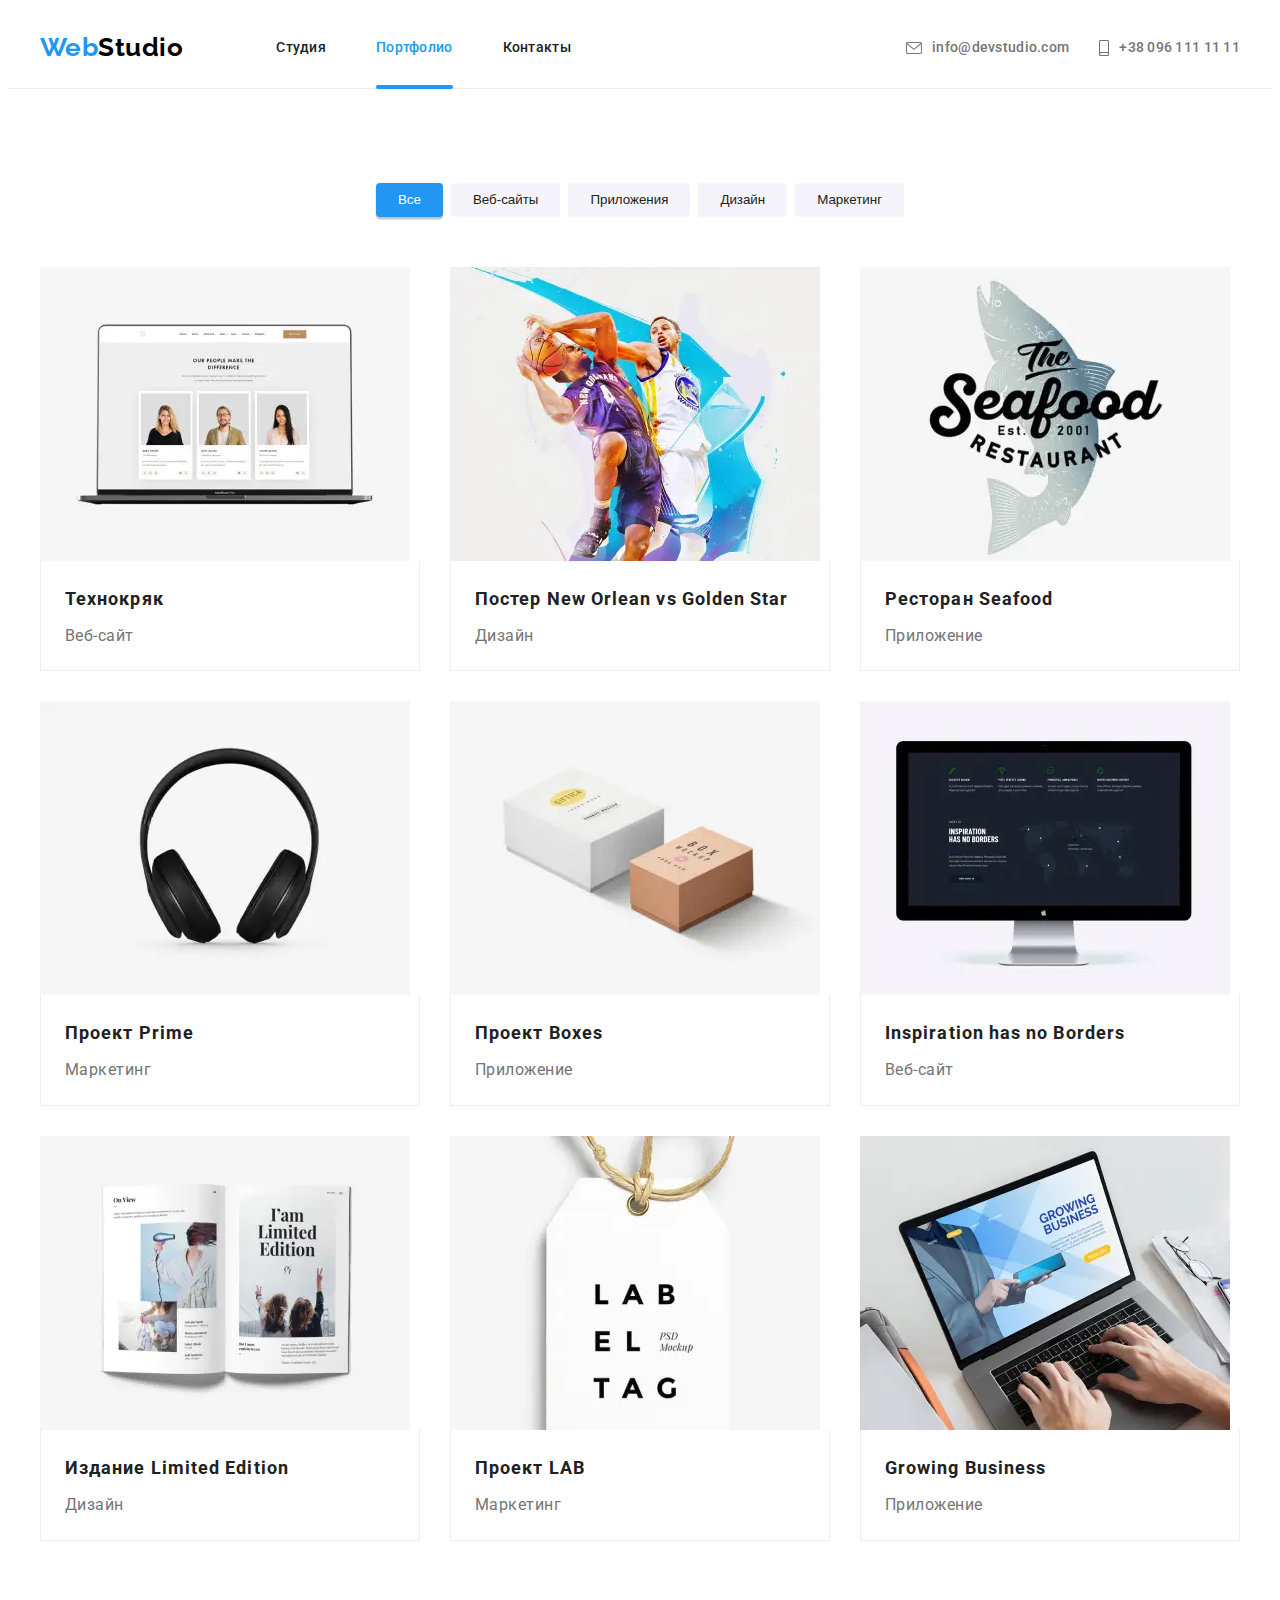
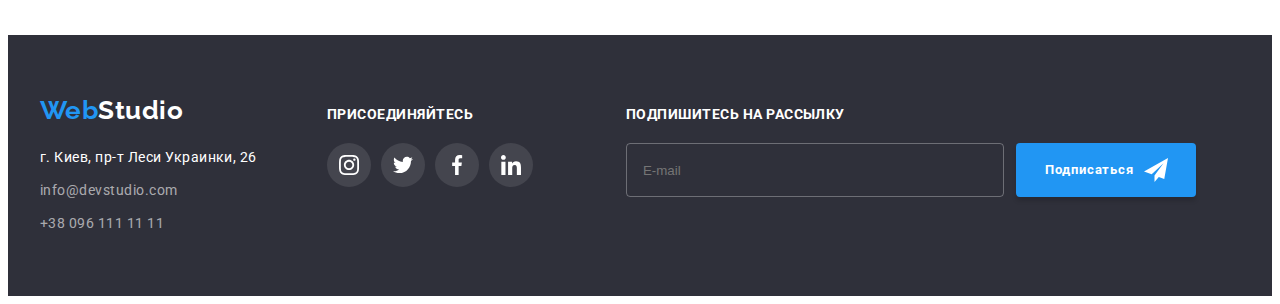
<file: portfolio.html>
<!DOCTYPE html>
<html lang="ru">
  <head>
    <meta charset="UTF-8" />
    <meta http-equiv="X-UA-Compatible" content="IE=edge" />
    <meta name="viewport" content="width=device-width, initial-scale=1.0" />
    <link rel="preconnect" href="https://fonts.googleapis.com" />
    <link rel="preconnect" href="https://fonts.gstatic.com" crossorigin />
    <link
      href="https://fonts.googleapis.com/css2?family=Raleway:wght@700&family=Roboto:wght@400;500;700;900&display=swap"
      rel="stylesheet"
    />
    <link
      rel="stylesheet"
      href="https://cdnjs.cloudflare.com/ajax/libs/modern-normalize/1.1.0/modern-normalize.min.css"
      integrity="sha512-wpPYUAdjBVSE4KJnH1VR1HeZfpl1ub8YT/NKx4PuQ5NmX2tKuGu6U/JRp5y+Y8XG2tV+wKQpNHVUX03MfMFn9Q=="
      crossorigin="anonymous"
      referrerpolicy="no-referrer"
    />
    <link rel="stylesheet" href="./css/main.min.css" />
    <title>WebStudioPortfolio</title>
  </head>
  <body>
    <!-- header -->
<header class="page-header">
      <div class="page-header__container container">
        <a class="logo page-header__logo" href="./index.html">Web<span class="page-header__logo_black">Studio</span></a>
        <nav>
          <ul class="site-nav">
            <li class="site-nav__item">
              <a class="site-nav__link" href="./index.html">Студия</a>
            </li>
            <li class="site-nav__item">
              <a class="site-nav__link site-nav__link_current" href="./portfolio.html">Портфолио</a>
            </li>
            <li class="site-nav__item">
              <a class="site-nav__link" href="">Контакты</a>
            </li>
          </ul>
        </nav>
        <ul class="site-contacts">
          <li class="site-contacts__item">
            <a class="site-contacts__link site-contacts__link_mail" href="mailto:info@devstudio.com">
              <svg class="site-contacts__icon site-contacts__icon_mail">
                <use href="./images/icons.svg.svg#icon-envelope"></use>
              </svg>
              info@devstudio.com</a
            >
          </li>
          <li class="site-contacts__item">
            <a class="site-contacts__link site-contacts__link_tel" href="tel:+380961111111">
              <svg class="site-contacts__icon site-contacts__icon_tel">
                <use href="./images/icons.svg.svg#icon-smartphone"></use>
              </svg>
              +38 096 111 11 11</a
            >
          </li>
        </ul>
        <button class="button-menu" type="button" data-menu-open>
          <svg class="button-menu__icon" aria-label="Переключатель мобильного меню">
            <use href="./images/icons.svg.svg#burger-icon"></use>
          </svg>
        </button>
      </div>
    </header>
    <!-- mobile menu -->
    <div class="mobile-menu" data-menu>
      <button class="mobile-menu__button" data-menu-close>
        <svg class="mobile-menu__icon">
          <use href="./images/icons.svg.svg#close-icon"></use>
        </svg>
      </button>
      <ul class="menu-nav">
        <li class="menu-nav__item">
          <a class="menu-nav__link menu-nav__link_current" href="./index.html">Студия</a>
        </li>
        <li class="menu-nav__item">
          <a class="menu-nav__link" href="./portfolio.html">Портфолио</a>
        </li>
        <li class="menu-nav__item">
          <a class="menu-nav__link" href="">Контакты</a>
        </li>
      </ul>
      <ul class="menu-contacts">
        <li class="menu-contacts__item">
          <a class="menu-contacts__link menu-contacts__link_tel" href="tel:+380961111111"> +38 096 111 11 11</a>
        </li>
        <li class="menu-contacts__item">
          <a class="menu-contacts__link menu-contacts__link_mail" href="mailto:info@devstudio.com">
            info@devstudio.com</a
          >
        </li>
      </ul>
      <ul class="menu-social">
        <li class="menu-social__item">
          <a class="menu-social__link" href="">Instagram</a>
        </li>
        <li class="menu-social__item">
          <a class="menu-social__link" href="">Twitter</a>
        </li>
        <li class="menu-social__item">
          <a class="menu-social__link" href="">Facebook</a>
        </li>
        <li class="menu-social__item">
          <a class="menu-social__link" href="">LinkedIn</a>
        </li>
      </ul>
    </div>
    <!-- main -->
    <main>
      <section class="portfolio section">
        <div class="container">
          <h1 class="visually-hidden">Портфолио</h1>
          <!-- buttons list -->
          <ul class="buttons-list">
            <li class="buttons-list__item">
              <button class="btn-filter button-active" type="button">
                Все
              </button>
            </li>
            <li class="buttons-list__item">
              <button class="btn-filter" type="button">Веб-сайты</button>
            </li>
            <li class="buttons-list__item">
              <button class="btn-filter" type="button">Приложения</button>
            </li>
            <li class="buttons-list__item">
              <button class="btn-filter" type="button">Дизайн</button>
            </li>
            <li class="buttons-list__item">
              <button class="btn-filter" type="button">Маркетинг</button>
            </li>
          </ul>
          <!-- examples list -->
          <ul class="examples-list">
            <li class="examples-list__item">
              <a class="examples-list__link" href="">
                <div class="examples-overlay">
                  <picture>
                <source
                  media="(min-width: 1200px)"
                  srcset="./images/portfolio/works-1-desktop.webp 1x,
                   ./images/portfolio/works-1-desktop@2x.webp 2x"
                  type="image/webp"
                />
                <source
                  media="(min-width: 1200px)"
                  srcset="./images/portfolio/works-1-desktop.jpg 1x,
                   ./images/portfolio/works-1-desktop@2x.jpg 2x"
                />
                <source
                  media="(min-width: 768px)"
                  srcset="./images/portfolio/works-1-tablet.webp 1x,
                   ./images/portfolio/works-1-tablet@2x.webp 2x"
                  type="image/webp"
                />
                <source
                  media="(min-width: 768px)"
                  srcset="./images/portfolio/works-1-tablet.jpg 1x,
                   ./images/portfolio/works-1-tablet@2x.jpg 2x"
                />
                <source
                  media="(max-width: 767px)"
                  srcset="./images/portfolio/works-1.webp 1x,
                   ./images/portfolio/works-1@2x.webp 2x"
                  type="image/webp"
                />
                <source
                  media="(max-width: 767px)"
                  srcset="./images/portfolio/works-1.jpg 1x,
                   ./images/portfolio/works-1@2x.jpg 2x"
                />
                <img
                    class="examples-img"
                    src="#"
                    alt="Веб-сайт на экране ноутбука"
                  />
              </picture>
                   <p class="examples-overlay__text">
                    Технокряк это современная площадка распространения
                    коронавируса. Компании используют эту платформу для
                    цифрового шпионажа и атак на защищённые сервера конкурентов.
                  </p>
                </div>
                <div class="examples-thumb">
                  <h2 class="examples-thumb__title">Технокряк</h2>
                  <p class="examples-thumb__text">Веб-сайт</p>
                </div>
              </a>
            </li>
            <li class="examples-list__item">
              <a class="examples-list__link" href="">
                <div class="examples-overlay">
                   <picture>
                <source
                  media="(min-width: 1200px)"
                  srcset="./images/portfolio/works-2-desktop.webp 1x,
                   ./images/portfolio/works-2-desktop@2x.webp 2x"
                  type="image/webp"
                />
                <source
                  media="(min-width: 1200px)"
                  srcset="./images/portfolio/works-2-desktop.jpg 1x,
                   ./images/portfolio/works-2-desktop@2x.jpg 2x"
                />
                <source
                  media="(min-width: 768px)"
                  srcset="./images/portfolio/works-2-tablet.webp 1x,
                   ./images/portfolio/works-2-tablet@2x.webp 2x"
                  type="image/webp"
                />
                <source
                  media="(min-width: 768px)"
                  srcset="./images/portfolio/works-2-tablet.jpg 1x,
                   ./images/portfolio/works-2-tablet@2x.jpg 2x"
                />
                <source
                  media="(max-width: 767px)"
                  srcset="./images/portfolio/works-2.webp 1x,
                   ./images/portfolio/works-2@2x.webp 2x"
                  type="image/webp"
                />
                <source
                  media="(max-width: 767px)"
                  srcset="./images/portfolio/works-2.jpg 1x,
                   ./images/portfolio/works-2@2x.jpg 2x"
                />
                <img
                    class="examples-img"
                    src="#"
                    alt="Два баскетболиста с мячом"
                  />
              </picture>
                  <p class="examples-overlay__text">
                    Технокряк это современная площадка распространения
                    коронавируса. Компании используют эту платформу для
                    цифрового шпионажа и атак на защищённые сервера конкурентов.
                  </p>
                </div>
                <div class="examples-thumb">
                  <h2 class="examples-thumb__title">
                    Постер <span lang="en">New Orlean vs Golden Star</span>
                  </h2>
                  <p class="examples-thumb__text">Дизайн</p>
                </div>
              </a>
            </li>
            <li class="examples-list__item">
              <a class="examples-list__link" href="">
                <div class="examples-overlay">
                   <picture>
                <source
                  media="(min-width: 1200px)"
                  srcset="./images/portfolio/works-3-desktop.webp 1x,
                   ./images/portfolio/works-3-desktop@2x.webp 2x"
                  type="image/webp"
                />
                <source
                  media="(min-width: 1200px)"
                  srcset="./images/portfolio/works-3-desktop.jpg 1x,
                   ./images/portfolio/works-3-desktop@2x.jpg 2x"
                />
                <source
                  media="(min-width: 768px)"
                  srcset="./images/portfolio/works-3-tablet.webp 1x,
                   ./images/portfolio/works-3-tablet@2x.webp 2x"
                  type="image/webp"
                />
                <source
                  media="(min-width: 768px)"
                  srcset="./images/portfolio/works-3-tablet.jpg 1x,
                   ./images/portfolio/works-3-tablet@2x.jpg 2x"
                />
                <source
                  media="(max-width: 767px)"
                  srcset="./images/portfolio/works-3.webp 1x,
                   ./images/portfolio/works-3@2x.webp 2x"
                  type="image/webp"
                />
                <source
                  media="(max-width: 767px)"
                  srcset="./images/portfolio/works-3.jpg 1x,
                   ./images/portfolio/works-3@2x.jpg 2x"
                />
                <img
                    class="examples-img"
                    src="#"
                    alt="Акула и название ресторана"
                  />
              </picture>
                  <p class="examples-overlay__text">
                    Технокряк это современная площадка распространения
                    коронавируса. Компании используют эту платформу для
                    цифрового шпионажа и атак на защищённые сервера конкурентов.
                  </p>
                </div>
                <div class="examples-thumb">
                  <h2 class="examples-thumb__title">
                    Ресторан <span lang="en">Seafood</span>
                  </h2>
                  <p class="examples-thumb__text">Приложение</p>
                </div>
              </a>
            </li>
            <li class="examples-list__item">
              <a class="examples-list__link" href="">
                <div class="examples-overlay">
                  <picture>
                <source
                  media="(min-width: 1200px)"
                  srcset="./images/portfolio/works-4-desktop.webp 1x,
                   ./images/portfolio/works-4-desktop@2x.webp 2x"
                  type="image/webp"
                />
                <source
                  media="(min-width: 1200px)"
                  srcset="./images/portfolio/works-4-desktop.jpg 1x,
                   ./images/portfolio/works-4-desktop@2x.jpg 2x"
                />
                <source
                  media="(min-width: 768px)"
                  srcset="./images/portfolio/works-4-tablet.webp 1x,
                   ./images/portfolio/works-4-tablet@2x.webp 2x"
                  type="image/webp"
                />
                <source
                  media="(min-width: 768px)"
                  srcset="./images/portfolio/works-4-tablet.jpg 1x,
                   ./images/portfolio/works-4-tablet@2x.jpg 2x"
                />
                <source
                  media="(max-width: 767px)"
                  srcset="./images/portfolio/works-4.webp 1x,
                   ./images/portfolio/works-4@2x.webp 2x"
                  type="image/webp"
                />
                <source
                  media="(max-width: 767px)"
                  srcset="./images/portfolio/works-4.jpg 1x,
                   ./images/portfolio/works-4@2x.jpg 2x"
                />
                <img
                    class="examples-img"
                    src="#"
                    alt="Полноразмерные наушники"
                  />
                  <p class="examples-overlay__text">
                    Технокряк это современная площадка распространения
                    коронавируса. Компании используют эту платформу для
                    цифрового шпионажа и атак на защищённые сервера конкурентов.
                  </p>
                </div>
                <div class="examples-thumb">
                  <h2 class="examples-thumb__title">
                    Проект <span lang="en">Prime</span>
                  </h2>
                  <p class="examples-thumb__text">Маркетинг</p>
                </div>
              </a>
            </li>
            <li class="examples-list__item">
              <a class="examples-list__link" href="">
                <div class="examples-overlay">
                  <picture>
                <source
                  media="(min-width: 1200px)"
                  srcset="./images/portfolio/works-5-desktop.webp 1x,
                   ./images/portfolio/works-5-desktop@2x.webp 2x"
                  type="image/webp"
                />
                <source
                  media="(min-width: 1200px)"
                  srcset="./images/portfolio/works-5-desktop.jpg 1x,
                   ./images/portfolio/works-5-desktop@2x.jpg 2x"
                />
                <source
                  media="(min-width: 768px)"
                  srcset="./images/portfolio/works-5-tablet.webp 1x,
                   ./images/portfolio/works-5-tablet@2x.webp 2x"
                  type="image/webp"
                />
                <source
                  media="(min-width: 768px)"
                  srcset="./images/portfolio/works-5-tablet.jpg 1x,
                   ./images/portfolio/works-5-tablet@2x.jpg 2x"
                />
                <source
                  media="(max-width: 767px)"
                  srcset="./images/portfolio/works-5.webp 1x,
                   ./images/portfolio/works-5@2x.webp 2x"
                  type="image/webp"
                />
                <source
                  media="(max-width: 767px)"
                  srcset="./images/portfolio/works-5.jpg 1x,
                   ./images/portfolio/works-5@2x.jpg 2x"
                />
                <img
                    class="examples-img"
                    src="#"
                    alt="Две коробки"
                  />
                  <p class="examples-overlay__text">
                    Технокряк это современная площадка распространения
                    коронавируса. Компании используют эту платформу для
                    цифрового шпионажа и атак на защищённые сервера конкурентов.
                  </p>
                </div>
                <div class="examples-thumb">
                  <h2 class="examples-thumb__title">
                    Проект <span lang="en">Boxes</span>
                  </h2>
                  <p class="examples-thumb__text">Приложение</p>
                </div>
              </a>
            </li>
            <li class="examples-list__item">
              <a class="examples-list__link" href="">
                <div class="examples-overlay">
                  <picture>
                <source
                  media="(min-width: 1200px)"
                  srcset="./images/portfolio/works-6-desktop.webp 1x,
                   ./images/portfolio/works-6-desktop@2x.webp 2x"
                  type="image/webp"
                />
                <source
                  media="(min-width: 1200px)"
                  srcset="./images/portfolio/works-6-desktop.jpg 1x,
                   ./images/portfolio/works-6-desktop@2x.jpg 2x"
                />
                <source
                  media="(min-width: 768px)"
                  srcset="./images/portfolio/works-6-tablet.webp 1x,
                   ./images/portfolio/works-6-tablet@2x.webp 2x"
                  type="image/webp"
                />
                <source
                  media="(min-width: 768px)"
                  srcset="./images/portfolio/works-6-tablet.jpg 1x,
                   ./images/portfolio/works-6-tablet@2x.jpg 2x"
                />
                <source
                  media="(max-width: 767px)"
                  srcset="./images/portfolio/works-6.webp 1x,
                   ./images/portfolio/works-6@2x.webp 2x"
                  type="image/webp"
                />
                <source
                  media="(max-width: 767px)"
                  srcset="./images/portfolio/works-6.jpg 1x,
                   ./images/portfolio/works-6@2x.jpg 2x"
                />
                <img
                    class="examples-img"
                    src="#"
                    alt="Веб-сайт на экране монитора"
                  />
                  <p class="examples-overlay__text">
                    Технокряк это современная площадка распространения
                    коронавируса. Компании используют эту платформу для
                    цифрового шпионажа и атак на защищённые сервера конкурентов.
                  </p>
                </div>
                <div class="examples-thumb">
                  <h2 class="examples-thumb__title" lang="en">
                    Inspiration has no Borders
                  </h2>
                  <p class="examples-thumb__text">Веб-сайт</p>
                </div>
              </a>
            </li>
            <li class="examples-list__item">
              <a class="examples-list__link" href="">
                <div class="examples-overlay">
                  <picture>
                <source
                  media="(min-width: 1200px)"
                  srcset="./images/portfolio/works-7-desktop.webp 1x,
                   ./images/portfolio/works-7-desktop@2x.webp 2x"
                  type="image/webp"
                />
                <source
                  media="(min-width: 1200px)"
                  srcset="./images/portfolio/works-7-desktop.jpg 1x,
                   ./images/portfolio/works-7-desktop@2x.jpg 2x"
                />
                <source
                  media="(min-width: 768px)"
                  srcset="./images/portfolio/works-7-tablet.webp 1x,
                   ./images/portfolio/works-7-tablet@2x.webp 2x"
                  type="image/webp"
                />
                <source
                  media="(min-width: 768px)"
                  srcset="./images/portfolio/works-7-tablet.jpg 1x,
                   ./images/portfolio/works-7-tablet@2x.jpg 2x"
                />
                <source
                  media="(max-width: 767px)"
                  srcset="./images/portfolio/works-7.webp 1x,
                   ./images/portfolio/works-7@2x.webp 2x"
                  type="image/webp"
                />
                <source
                  media="(max-width: 767px)"
                  srcset="./images/portfolio/works-7.jpg 1x,
                   ./images/portfolio/works-7@2x.jpg 2x"
                />
                <img
                    class="examples-img"
                    src="#"
                    alt="Открытая книга с картинками"
                  />
                  <p class="examples-overlay__text">
                    Технокряк это современная площадка распространения
                    коронавируса. Компании используют эту платформу для
                    цифрового шпионажа и атак на защищённые сервера конкурентов.
                  </p>
                </div>
                <div class="examples-thumb">
                  <h2 class="examples-thumb__title">
                    Издание <span lang="en">Limited Edition</span>
                  </h2>
                  <p class="examples-thumb__text">Дизайн</p>
                </div>
              </a>
            </li>
            <li class="examples-list__item">
              <a class="examples-list__link" href="">
                <div class="examples-overlay">
                  <picture>
                <source
                  media="(min-width: 1200px)"
                  srcset="./images/portfolio/works-8-desktop.webp 1x,
                   ./images/portfolio/works-8-desktop@2x.webp 2x"
                  type="image/webp"
                />
                <source
                  media="(min-width: 1200px)"
                  srcset="./images/portfolio/works-8-desktop.jpg 1x,
                   ./images/portfolio/works-8-desktop@2x.jpg 2x"
                />
                <source
                  media="(min-width: 768px)"
                  srcset="./images/portfolio/works-8-tablet.webp 1x,
                   ./images/portfolio/works-8-tablet@2x.webp 2x"
                  type="image/webp"
                />
                <source
                  media="(min-width: 768px)"
                  srcset="./images/portfolio/works-8-tablet.jpg 1x,
                   ./images/portfolio/works-8-tablet@2x.jpg 2x"
                />
                <source
                  media="(max-width: 767px)"
                  srcset="./images/portfolio/works-8.webp 1x,
                   ./images/portfolio/works-8@2x.webp 2x"
                  type="image/webp"
                />
                <source
                  media="(max-width: 767px)"
                  srcset="./images/portfolio/works-8.jpg 1x,
                   ./images/portfolio/works-8@2x.jpg 2x"
                />
                <img
                    class="examples-img"
                    src="#"
                    alt="Ярлык"
                  />
                  <p class="examples-overlay__text">
                    Технокряк это современная площадка распространения
                    коронавируса. Компании используют эту платформу для
                    цифрового шпионажа и атак на защищённые сервера конкурентов.
                  </p>
                </div>
                <div class="examples-thumb">
                  <h2 class="examples-thumb__title">
                    Проект <span lang="en">LAB</span>
                  </h2>
                  <p class="examples-thumb__text">Маркетинг</p>
                </div>
              </a>
            </li>
            <li class="examples-list__item">
              <a class="examples-list__link" href="">
                <div class="examples-overlay">
                  <picture>
                <source
                  media="(min-width: 1200px)"
                  srcset="./images/portfolio/works-9-desktop.webp 1x,
                   ./images/portfolio/works-9-desktop@2x.webp 2x"
                  type="image/webp"
                />
                <source
                  media="(min-width: 1200px)"
                  srcset="./images/portfolio/works-9-desktop.jpg 1x,
                   ./images/portfolio/works-9-desktop@2x.jpg 2x"
                />
                <source
                  media="(min-width: 768px)"
                  srcset="./images/portfolio/works-9-tablet.webp 1x,
                   ./images/portfolio/works-9-tablet@2x.webp 2x"
                  type="image/webp"
                />
                <source
                  media="(min-width: 768px)"
                  srcset="./images/portfolio/works-9-tablet.jpg 1x,
                   ./images/portfolio/works-9-tablet@2x.jpg 2x"
                />
                <source
                  media="(max-width: 767px)"
                  srcset="./images/portfolio/works-9.webp 1x,
                   ./images/portfolio/works-9@2x.webp 2x"
                  type="image/webp"
                />
                <source
                  media="(max-width: 767px)"
                  srcset="./images/portfolio/works-9.jpg 1x,
                   ./images/portfolio/works-9@2x.jpg 2x"
                />
                <img
                    class="examples-img"
                    src="#"
                    alt="Приложение  в котором работают на ноутбуке"
                  />
                  <p class="examples-overlay__text">
                    Технокряк это современная площадка распространения
                    коронавируса. Компании используют эту платформу для
                    цифрового шпионажа и атак на защищённые сервера конкурентов.
                  </p>
                </div>
                <div class="examples-thumb">
                  <h2 class="examples-thumb__title" lang="en">Growing Business</h2>
                  <p class="examples-thumb__text">Приложение</p>
                </div>
              </a>
            </li>
          </ul>
        </div>
      </section>
    </main>
    <!-- footer -->
    <footer class="page-footer section">
      <div class="page-footer__container container">
        <div class="page-footer__wraper">
          <div class="contacts">
            <a class="logo page-footer__logo" href="./index.html"
              >Web<span class="page-footer__logo_white">Studio</span></a
            >
            <address>
              <ul class="contacts__list">
                <li class="contacts__item">
                  <a
                    class="contacts__map"
                    href="https://goo.gl/maps/XkNCHodQhnQYmGNX7"
                    target="_blank"
                    rel="noreferrer noopener"
                    >г. Киев, пр-т Леси Украинки, 26</a
                  >
                </li>
                <li class="contacts__item">
                  <a class="contacts__mail" href="mailto:info@devstudio.com">info@devstudio.com</a>
                </li>
                <li class="contacts__item">
                  <a class="contacts__tel" href="tel:+380961111111">+38 096 111 11 11</a>
                </li>
              </ul>
            </address>
          </div>
          <div class="join">
            <p class="join__title">Присоединяйтесь</p>
            <ul class="social-list ">
              <li class="social-list__item">
                <a href="" class="social-list__link social-list__link_join">
                  <svg class="join-icon" width="20" height="20">
                    <use href="./images/icons.svg.svg#icon-instagram"></use>
                  </svg>
                </a>
              </li>
              <li class="social-list__item">
                <a href="" class="social-list__link social-list__link_join">
                  <svg class="join-icon" width="20" height="20">
                    <use href="./images/icons.svg.svg#icon-twitter"></use>
                  </svg>
                </a>
              </li>
              <li class="social-list__item">
                <a href="" class="social-list__link social-list__link_join">
                  <svg class="join-icon" width="20" height="20">
                    <use href="./images/icons.svg.svg#icon-facebook"></use>
                  </svg>
                </a>
              </li>
              <li class="social-list__item">
                <a href="" class="social-list__link social-list__link_join">
                  <svg class="join-icon" width="20" height="20">
                    <use href="./images/icons.svg.svg#icon-linkedin"></use>
                  </svg>
                </a>
              </li>
            </ul>
          </div>
        </div>
        <div class="subscribe">
          <form action="#" class="subscribe__form">
            <p class="subscribe__title">Подпишитесь на рассылку</p>
            <div class="subscribe__wrap">
              <label class="subscribe__field">
                <input type="email" class="subscribe__input" name="user-mail" placeholder="E-mail" />
              </label>
              <button class="subscribe__button" type="submit">
                Подписаться
                <svg class="subscribe__icon" width="24" height="24">
                  <use href="./images/icons.svg.svg#icon-send"></use>
                </svg>
              </button>
            </div>
          </form>
        </div>
      </div>
    </footer>
    <script src="./js/mobile-menu.js"></script>
  </body>
</html>
</file>
<file: css/main.min.css>
:root{--general-text-color: #757575;--headline-text-color: #212121;--hero-headline-color: #ffffff;--accent-color-blue: #2196f3;--background-color-buttons: #f5f4fa;--footer-background-color: #2f303a;--hero-button-hover: #188ce8;--logo-span-color: #000000;--header-border-color: #ececec;--card-border-color: #eeeeee;--social-icon-color: #afb1b8;--backdrop-rgba: rgba(0, 0, 0, 0.2);--input-rgba: rgba(33, 33, 33, 0.2);--placeholder-rgba: rgba(117, 117, 117, 0.5);--btn-modal-form-shadow: rgba(0, 0, 0, 0.15);--btn-modal-close-border: rgba(0, 0, 0, 0.1);--contact-footer-color: rgba(255, 255, 255, 0.6);--link-footer-background: rgba(255, 255, 255, 0.1);--input-footer-border: rgba(255, 255, 255, 0.3);--hero-overlay: rgba(47, 48, 58, 0.4);--services-position-background: rgba(47, 48, 58, 0.8);--box-shadow-component: rgba(0, 0, 0, 0.12);--box-shadow-components: rgba(0, 0, 0, 0.14);--font-family-body: Roboto;--font-family-logo: Raleway;--card-set-gap: 30px;--transition-duration: 250ms;--transition-timing-function: cubic-bezier(0.4, 0, 0.2, 1)}.visually-hidden{position:absolute;white-space:nowrap;width:1px;height:1px;overflow:hidden;border:0;padding:0;clip:rect(0 0 0 0);clip-path:inset(50%);margin:-1px}body{font-family:var(--font-family-body),sans-serif;letter-spacing:0.03em;color:var(--general-text-color);background-color:var(--general-background-color)}h1,h2,h3,p{margin:0}ul{margin:0;padding:0;list-style:none}img{display:block;max-width:100%;height:auto}a{display:block;text-decoration:none}@media screen and (max-width: 1199px){.section{padding-top:60px;padding-bottom:60px}}@media screen and (min-width: 1200px){.section{padding-top:94px;padding-bottom:94px}}.container{padding-right:15px;padding-left:15px;margin-right:auto;margin-left:auto;min-width:320px}@media screen and (min-width: 480px){.container{max-width:480px}}@media screen and (min-width: 768px){.container{max-width:768px}}@media screen and (min-width: 1200px){.container{max-width:1200px}}.backdrop{position:fixed;top:0;left:0;width:100vw;height:100vh;background-color:var(--backdrop-rgba);transition:visibility 300ms linear, opacity 300ms linear}.is-hidden{visibility:hidden;opacity:0;pointer-events:none}.modal{position:absolute;width:100%;height:609px;top:50%;left:50%;padding:40px;transform:translate(-50%, -50%) scale(1);border-radius:4px;background-color:var(--hero-headline-color);box-shadow:0px 1px 3px var(--box-shadow-component),0px 1px 1px var(--box-shadow-components),0px 2px 1px var(--backdrop-rgba);transition:transform 300ms linear, opacity 300ms linear}@media screen and (min-width: 480px){.modal{width:450px}}@media screen and (min-width: 1200px){.modal{width:528px;height:581px}}.backdrop.is-hidden .modal{transform:translate(-50%, -50%) scale(0.1);opacity:0}.modal__btn_close{position:absolute;top:8px;right:8px;width:30px;height:30px;display:flex;align-items:center;justify-content:center;cursor:pointer;border-radius:50%;border:1px solid var(--btn-modal-close-border);background-color:var(--hero-headline-color);color:var(--logo-span-color);transition-property:color;transition-duration:var(--transition-duration);transition-timing-function:var(--transition-timing-function)}.modal__btn_close:hover,.modal__btn_close:focus{color:var(--accent-color-blue)}.modal__icon_close{fill:currentColor}.modal-form{display:flex;flex-direction:column}.modal-form__headline{margin-bottom:12px;font-weight:700;font-size:20px;line-height:1.15;text-align:center;color:var(--headline-text-color)}.modal-form__field{margin-bottom:10px;font-size:12px;line-height:1.16;letter-spacing:0.01em}.modal-form__wraper{position:relative;margin-top:4px;display:block}.modal-form__input{width:100%;height:40px;padding-left:42px;cursor:pointer;border-radius:4px;border:1px solid var(--input-rgba);transition-property:border;transition-duration:var(--transition-duration);transition-timing-function:var(--transition-timing-function)}.modal-form__input:focus{border-color:var(--accent-color-blue);outline:none}.modal-form__icon{position:absolute;top:50%;left:12px;transform:translateY(-50%);transition-property:fill;transition-duration:var(--transition-duration);transition-timing-function:var(--transition-timing-function)}.modal-form__input:focus+.modal-form__icon{fill:var(--accent-color-blue)}.modal-form__message_field{margin-bottom:20px;font-size:12px;line-height:1.16;letter-spacing:0.01em}.modal-form__message{margin-top:4px;padding:12px 16px;width:100%;height:120px;cursor:pointer;border-radius:4px;border:1px solid var(--input-rgba);resize:none;transition-property:border;transition-duration:var(--transition-duration);transition-timing-function:var(--transition-timing-function)}.modal-form__message::placeholder{color:var(--placeholder-rgba)}.modal-form__message:focus{border-color:var(--accent-color-blue);outline:none}.label-checkbox{display:flex;margin-bottom:var(--card-set-gap);align-items:center;justify-content:center;font-size:12px;line-height:1.16;transition:border-color var(--transition-duration) var(--transition-timing-function)}@media screen and (min-width: 1200px){.label-checkbox{font-size:14px;line-height:1.71}}.label-checkbox::before{content:' ';display:block;width:16px;height:15px;margin-right:8px;border:2px solid var(--headline-text-color);border-radius:2px;cursor:pointer}.input-checkbox:hover+.label-checkbox::before,.input-checkbox:focus+.label-checkbox::before{border-color:var(--accent-color-blue)}.input-checkbox:checked+.label-checkbox::before{background-color:var(--accent-color-blue);background-image:url(../images/Vector.svg);border-color:transparent;background-size:contain;background-origin:border-box;background-repeat:no-repeat;background-position:center}.link-checkbox{color:var(--accent-color-blue);text-decoration:underline}.modal-form__button{padding:10px 55px 10px 56px;align-self:center;text-align:center;font-family:var(--font-family-body);font-weight:700;line-height:1.87;letter-spacing:0.06em;color:var(--hero-headline-color);background-color:var(--accent-color-blue);border:none;border-radius:4px;box-shadow:0px 4px 4px var(--btn-modal-form-shadow);cursor:pointer;transition:background-color var(--transition-duration) var(--transition-timing-function)}.modal-form__button:hover,.modal-form__button:focus{background-color:var(--hero-button-hover)}.modal-button{padding:10px 32px;display:block;margin-right:auto;margin-left:auto;font-family:var(--font-family-roboto);font-weight:700;line-height:1.87;letter-spacing:0.06em;color:var(--hero-headline-color);background-color:var(--accent-color-blue);border:none;border-radius:4px;cursor:pointer;transition-property:background-color;transition-duration:var(--transition-duration);transition-timing-function:var(--transition-timing-function)}.modal-button:hover,.modal-button:focus{background-color:var(--hero-button-hover)}.section-title{text-align:center;margin-bottom:var(--card-set-gap);font-weight:700;font-size:28px;line-height:1.18;color:var(--headline-text-color)}@media screen and (min-width: 1200px){.section-title{font-size:36px;line-height:1.16;margin-bottom:50px}}.logo{font-family:var(--font-family-logo);font-weight:700;font-size:26px;line-height:1.2;color:var(--accent-color-blue)}@media screen and (min-width: 768px){.page-header__logo{margin-right:88px}}@media screen and (min-width: 1200px){.page-header__logo{margin-right:93px}}.page-header__logo_black{color:var(--logo-span-color)}.page-footer__logo{margin-bottom:20px}.page-footer__logo_white{color:var(--hero-headline-color)}.social-list{display:flex;justify-content:center}.social-list__item{width:44px;height:44px}.social-list__item:not(:last-child){margin-right:10px}.social-list__link{display:flex;width:100%;height:100%;border-radius:50%;align-items:center;justify-content:center}.social-list__link_team{color:var(--social-icon-color);transition:color var(--transition-duration) var(--transition-timing-function),background-color var(--transition-duration) var(--transition-timing-function)}.social-list__link_team:hover,.social-list__link_team:focus{color:var(--hero-headline-color);background-color:var(--accent-color-blue)}.social-list__icon{fill:currentColor}.social-list__link_join{background-color:var(--link-footer-background);transition-property:background-color;transition-duration:var(--transition-duration);transition-timing-function:var(--transition-timing-function)}.social-list__link_join:hover,.social-list__link_join:focus{background-color:var(--accent-color-blue)}.join-icon{fill:var(--hero-headline-color)}.mobile-menu{position:fixed;z-index:100;display:flex;flex-direction:column;top:0;left:0;width:100%;height:100%;padding:48px 40px;overflow-y:scroll;background-color:var(--hero-headline-color);visibility:hidden;opacity:0;pointer-events:none;transition:visibility 300ms linear, opacity 300ms linear}@media screen and (min-width: 768px){.mobile-menu{display:none}}.mobile-menu.is-open{visibility:visible;opacity:1;pointer-events:all}.mobile-menu__button{position:absolute;top:10px;right:15px;padding:0;cursor:pointer;line-height:0;border:none;background-color:transparent;color:var(--headline-text-color);transition-property:color;transition-duration:var(--transition-duration);transition-timing-function:var(--transition-timing-function)}.mobile-menu__button:hover,.mobile-menu__button:focus{color:var(--accent-color-blue)}.mobile-menu__icon{fill:currentColor;width:40px;height:40px}.menu-nav{margin-bottom:auto}.menu-nav__item:not(:last-child){margin-bottom:32px}.menu-nav__link{font-family:var(--font-family-body);font-weight:500;font-size:40px;line-height:1.17;letter-spacing:0.02em;color:var(--headline-text-color)}.menu-nav__link:hover,.menu-nav__link:focus{color:var(--accent-color-blue)}.menu-nav__link_current{color:var(--accent-color-blue)}.menu-contacts__link_tel{margin-bottom:32px;font-family:var(--font-family-body);font-weight:500;font-size:34px;line-height:1.17;letter-spacing:0.02em;color:var(--accent-color-blue)}.menu-contacts__link_tel:hover,.menu-contacts__link_tel:focus{color:var(--general-text-color)}@media screen and (max-width: 479px){.menu-contacts__link_tel{font-size:8vw}}.menu-contacts__link_mail{margin-bottom:64px;font-family:var(--font-family-body);font-weight:500;font-size:24px;line-height:1.17;letter-spacing:0.02em;color:var(--general-text-color)}.menu-contacts__link_mail:hover,.menu-contacts__link_mail:focus{color:var(--accent-color-blue)}.menu-social{display:flex;flex-wrap:wrap}.menu-social__item:not(:last-child){margin-right:10px;padding-right:10px;border-right:1px solid var(--input-rgba)}.menu-social__link{font-family:var(--font-family-body);font-weight:500;font-size:18px;line-height:1.22;letter-spacing:0.02em;color:var(--accent-color-blue)}.menu-social__link:hover,.menu-social__link:focus{color:var(--general-text-color)}.page-header{border-bottom:1px solid var(--header-border-color)}@media screen and (max-width: 767px){.page-header{padding-top:10px;padding-bottom:10px}}.page-header__container{display:flex;align-items:center}@media screen and (max-width: 767px){.page-header__container{justify-content:space-between}}@media screen and (max-width: 767px){.site-nav{display:none}}@media screen and (min-width: 768px){.site-nav{display:flex;align-items:center}}.site-nav__item:not(:last-child){margin-right:50px}@media screen and (max-width: 767px){.site-nav__link{display:none}}@media screen and (min-width: 768px){.site-nav__link{padding-top:32px;padding-bottom:32px;font-weight:500;font-size:14px;line-height:1.14;letter-spacing:0.02em;color:var(--headline-text-color);transition-property:color;transition-duration:var(--transition-duration);transition-timing-function:var(--transition-timing-function)}.site-nav__link:hover,.site-nav__link:focus{color:var(--accent-color-blue)}}.site-nav__link_current{color:var(--accent-color-blue);position:relative}.site-nav__link_current::after{content:'';display:block;position:absolute;width:100%;height:4px;bottom:-1px;border-radius:2px;background-color:var(--accent-color-blue)}@media screen and (max-width: 767px){.site-contacts{display:none}}@media screen and (min-width: 768px){.site-contacts{margin-left:auto}}@media screen and (min-width: 1200px){.site-contacts{display:flex;align-items:center}}@media screen and (max-width: 1199px){.site-contacts__item:not(:last-child){margin-bottom:10px}}@media screen and (min-width: 1200px){.site-contacts__item:not(:last-child){margin-right:var(--card-set-gap)}}@media screen and (max-width: 767px){.site-contacts__link{display:none}}@media screen and (min-width: 768px){.site-contacts__link{display:flex;align-items:center;font-weight:500;font-size:12px;line-height:1.16;letter-spacing:0.02em;color:inherit;transition-property:color;transition-duration:var(--transition-duration);transition-timing-function:var(--transition-timing-function)}.site-contacts__link:hover,.site-contacts__link:focus{color:var(--accent-color-blue)}}@media screen and (min-width: 1200px){.site-contacts__link{font-size:14px;line-height:1.14}}@media screen and (max-width: 1199px){.site-contacts__link_mail{padding-top:21px}}@media screen and (min-width: 1200px){.site-contacts__link_mail{padding-top:32px;padding-bottom:32px}}@media screen and (max-width: 1199px){.site-contacts__link_tel{padding-bottom:21px}}@media screen and (min-width: 1200px){.site-contacts__link_tel{padding-top:32px;padding-bottom:32px}}.site-contacts__icon{display:block;margin-right:10px;align-content:center;fill:currentColor}.site-contacts__icon_mail{width:14px;height:10px}@media screen and (min-width: 1200px){.site-contacts__icon_mail{width:16px;height:12px}}.site-contacts__icon_tel{width:10px;height:14px}@media screen and (min-width: 1200px){.site-contacts__icon_tel{width:10px;height:16px}}.button-menu{padding:0;margin:0;cursor:pointer;border:none;line-height:0;background-color:transparent;color:var(--logo-span-color);transition-property:color;transition-duration:var(--transition-duration);transition-timing-function:var(--transition-timing-function)}.button-menu:hover,.button-menu:focus{color:var(--accent-color-blue)}@media screen and (min-width: 768px){.button-menu{display:none}}.button-menu__icon{fill:currentColor;width:40px;height:40px}.hero{padding-top:118px;padding-bottom:118px;margin-left:auto;margin-right:auto;background-image:linear-gradient(var(--hero-overlay), var(--hero-overlay)),url("../images/hero/hero-mobile.jpg");background-position:center;background-repeat:no-repeat;background-size:cover;max-width:100%;height:400px}@media screen and (min-device-pixel-ratio: 2), (min-resolution: 192dpi), (min-resolution: 2dppx){.hero{background-image:linear-gradient(var(--hero-overlay), var(--hero-overlay)),url("../images/hero/hero-mobile2x.jpg")}}@media screen and (min-width: 768px){.hero{background-image:linear-gradient(var(--hero-overlay), var(--hero-overlay)),url("../images/hero/hero-tablet.jpg")}}@media screen and (min-width: 768px) and (min-device-pixel-ratio: 2), screen and (min-width: 768px) and (min-resolution: 192dpi), screen and (min-width: 768px) and (min-resolution: 2dppx){.hero{background-image:linear-gradient(var(--hero-overlay), var(--hero-overlay)),url("../images/hero/hero-tablet2x.jpg")}}@media screen and (min-width: 1200px){.hero{padding-top:200px;padding-bottom:200px;background-image:linear-gradient(var(--hero-overlay), var(--hero-overlay)),url("../images/hero/hero-desktop.jpg");max-width:1600px;height:600px}}@media screen and (min-width: 1200px) and (min-device-pixel-ratio: 2), screen and (min-width: 1200px) and (min-resolution: 192dpi), screen and (min-width: 1200px) and (min-resolution: 2dppx){.hero{background-image:linear-gradient(var(--hero-overlay), var(--hero-overlay)),url("../images/hero/hero-desktop2x.jpg")}}.hero__title{display:flex;flex-wrap:wrap;max-width:360px;margin-right:auto;margin-left:auto;margin-bottom:var(--card-set-gap);font-weight:900;font-size:26px;line-height:1.62;letter-spacing:0.06em;text-transform:uppercase;text-align:center;color:var(--hero-headline-color)}@media screen and (min-width: 1200px){.hero__title{min-width:696px;font-size:44px;line-height:1.36}}@media screen and (max-width: 479px){.hero__title{font-size:5vw}}@media screen and (max-width: 767px){.advantage__list{margin-bottom:calc(-1 * var(--card-set-gap))}}@media screen and (min-width: 768px){.advantage__list{display:flex;flex-wrap:wrap;margin:-15px}}@media screen and (max-width: 767px){.advantage__item{margin-bottom:var(--card-set-gap)}}@media screen and (min-width: 768px){.advantage__item{margin:15px;flex-basis:calc(100% / 2 - var(--card-set-gap))}}@media screen and (min-width: 1200px){.advantage__item{flex-basis:calc(100% / 4 - var(--card-set-gap))}}.advantage__thumb{display:flex;margin-bottom:var(--card-set-gap);height:120px;background:var(--background-color-buttons);border-radius:4px;align-items:center;justify-content:center}.advantage__title{margin-bottom:10px;font-weight:700;font-size:14px;line-height:1.14;text-transform:uppercase;color:var(--headline-text-color)}@media screen and (max-width: 767px){.advantage__title{text-align:center}}.advantage__text{font-size:14px;line-height:1.71}.services{padding-top:0}@media screen and (max-width: 1199px){.services{display:none}}.services__list{display:flex;margin-right:-15px;margin-left:-15px}.services__item{margin-right:15px;margin-left:15px;flex-basis:calc(100% / 3 - var(--card-set-gap));position:relative}.services__background{position:absolute;width:100%;height:70px;left:0;bottom:0;display:flex;align-items:center;justify-content:center;background:var(--services-position-background)}.services__title{font-weight:700;font-size:14px;line-height:1.14;text-align:center;text-transform:uppercase;color:var(--hero-headline-color)}.team{background-color:var(--background-color-buttons)}@media screen and (max-width: 767px){.team__list{margin-bottom:calc(-1 * var(--card-set-gap))}}@media screen and (min-width: 768px){.team__list{display:flex;flex-wrap:wrap;margin:-15px}}.team__item{box-shadow:0px 1px 3px var(--box-shadow-component),0px 1px 1px var(--box-shadow-components),0px 2px 1px var(--backdrop-rgba)}@media screen and (max-width: 767px){.team__item{margin-bottom:var(--card-set-gap)}}@media screen and (min-width: 768px){.team__item{margin:15px;flex-basis:calc(100% / 2 - var(--card-set-gap))}}@media screen and (min-width: 1200px){.team__item{flex-basis:calc(100% / 4 - var(--card-set-gap))}}.team__thumb{padding:var(--card-set-gap) 122px 24px 122px;text-align:center;background-color:var(--hero-headline-color);border-radius:0px 0px 4px 4px}@media screen and (min-width: 768px){.team__thumb{padding:var(--card-set-gap) 74px 24px 74px}}@media screen and (min-width: 1200px){.team__thumb{padding:var(--card-set-gap) 32px}}.team__title{margin-bottom:10px;font-weight:500;line-height:1.2;color:var(--headline-text-color)}.team__text{margin-bottom:16px}.clients__list{display:flex;flex-wrap:wrap;justify-content:center;margin:-15px}@media screen and (min-width: 1200px){.clients__list{margin:0 -15px}}.clients__item{flex-basis:calc(100% / 2 - var(--card-set-gap));height:92px;margin:15px}@media screen and (min-width: 768px){.clients__item{flex-basis:calc(100% / 3 - var(--card-set-gap))}}@media screen and (min-width: 1200px){.clients__item{flex-basis:calc(100% / 6 - var(--card-set-gap));margin:0 15px}}.clients__link{display:flex;width:100%;height:100%;align-items:center;justify-content:center;color:var(--social-icon-color);border:1px solid currentColor;border-radius:4px;transition:color var(--transition-duration) var(--transition-timing-function),border var(--transition-duration) var(--transition-timing-function)}.clients__link:hover,.clients__link:focus{color:var(--accent-color-blue)}.clients__icon{fill:currentColor}.page-footer{padding-top:60px;padding-bottom:60px;background-color:var(--footer-background-color)}@media screen and (max-width: 767px){.page-footer{text-align:center}}@media screen and (min-width: 1200px){.page-footer__container{display:flex;align-items:baseline}}.page-footer__wraper{margin-bottom:60px}@media screen and (min-width: 768px){.page-footer__wraper{display:flex;align-items:baseline}}@media screen and (min-width: 768px) and (max-width: 1199px){.page-footer__wraper{justify-content:center}}@media screen and (min-width: 1200px){.page-footer__wraper{margin-bottom:0;margin-right:93px}}@media screen and (max-width: 767px){.contacts{margin-bottom:60px}}@media screen and (min-width: 768px){.contacts{margin-right:165px;text-align:center}}@media screen and (min-width: 1200px){.contacts{margin-right:70px;text-align:left}}.contacts__list{font-style:normal;font-size:14px;line-height:1.71}.contacts__item:not(:last-child){margin-bottom:8px}@media screen and (min-width: 1200px){.contacts__item:not(:last-child){margin-bottom:9px}}.contacts__map{color:var(--hero-headline-color);transition-property:color;transition-duration:var(--transition-duration);transition-timing-function:var(--transition-timing-function)}.contacts__map:hover,.contacts__map:focus{color:var(--accent-color-blue)}.contacts__mail,.contacts__tel{color:var(--contact-footer-color);transition-property:color;transition-duration:var(--transition-duration);transition-timing-function:var(--transition-timing-function)}.contacts__mail:hover,.contacts__mail:focus,.contacts__tel:hover,.contacts__tel:focus{color:var(--accent-color-blue)}.join__title{margin-bottom:20px;font-weight:700;font-size:14px;line-height:1.14;text-transform:uppercase;color:var(--hero-headline-color)}@media screen and (min-width: 768px){.join__title{text-align:center}}@media screen and (min-width: 1200px){.join__title{text-align:left}}.subscribe{text-align:center}@media screen and (min-width: 1200px){.subscribe{text-align:left}}.subscribe__title{margin-bottom:20px;font-weight:700;font-size:14px;line-height:1.14;text-transform:uppercase;color:var(--hero-headline-color)}.subscribe__title::placeholder{color:var(--contact-footer-color)}@media screen and (min-width: 1200px){.subscribe__wrap{display:flex}}.subscribe__input{width:100%;height:50px;padding-left:16px;border:1px solid var(--input-footer-border);filter:drop-shadow 0px 4px 4px var(--btn-modal-form-shadow);border-radius:4px;background-color:transparent;color:var(--hero-headline-color);margin-bottom:20px}@media screen and (min-width: 768px){.subscribe__input{width:450px}}@media screen and (min-width: 1200px){.subscribe__input{width:358px;margin-bottom:0;margin-right:12px}}.subscribe__button{display:flex;padding:10px 28px 10px 29px;align-items:center;text-align:center;font-family:var(--font-family-body);font-weight:700;line-height:1.87;letter-spacing:0.06em;color:var(--hero-headline-color);background-color:var(--accent-color-blue);border:none;border-radius:4px;box-shadow:0px 4px 4px var(--btn-modal-form-shadow)}@media screen and (max-width: 1199px){.subscribe__button{margin-left:auto;margin-right:auto}}.subscribe__icon{fill:currentColor;margin-left:10px}.buttons-list{display:flex;flex-wrap:wrap}@media screen and (max-width: 767px){.buttons-list{justify-content:start;margin:-8px;margin-bottom:46px}}@media screen and (min-width: 768px){.buttons-list{justify-content:center;margin-bottom:30px}}@media screen and (min-width: 1200px){.buttons-list{margin-bottom:50px}}@media screen and (max-width: 767px){.buttons-list__item{margin:8px}}@media screen and (min-width: 768px){.buttons-list__item:not(:last-child){margin-right:8px}}.btn-filter{display:block;padding:6px 22px;font-weight:500;line-height:1.62;text-align:center;color:var(--headline-text-color);background-color:var(--background-color-buttons);border:none;border-radius:4px;cursor:pointer;transition:background-color var(--transition-duration) var(--transition-timing-function),color var(--transition-duration) var(--transition-timing-function),box-shadow var(--transition-duration) var(--transition-timing-function)}.btn-filter:hover,.btn-filter:focus,.button-active{color:var(--hero-headline-color);background-color:var(--accent-color-blue);box-shadow:0px 3px 1px rgba(0,0,0,0.1),0px 1px 2px rgba(0,0,0,0.08),0px 2px 2px rgba(0,0,0,0.12)}@media screen and (max-width: 767px){.examples-list{margin-bottom:calc(-1 * var(--card-set-gap))}}@media screen and (min-width: 768px){.examples-list{display:flex;flex-wrap:wrap;margin:-15px}}@media screen and (max-width: 767px){.examples-list__item{margin-bottom:var(--card-set-gap)}}@media screen and (min-width: 768px){.examples-list__item{margin:15px;flex-basis:calc(100% / 2 - var(--card-set-gap))}}@media screen and (min-width: 1200px){.examples-list__item{flex-basis:calc(100% / 3 - var(--card-set-gap))}}.examples-list__link{display:flex;flex-direction:column;height:100%;transition-property:box-shadow;transition-duration:var(--transition-duration);transition-timing-function:var(--transition-timing-function)}.examples-list__link:hover,.examples-list__link:focus{box-shadow:0px 1px 1px rgba(0,0,0,0.12),0px 4px 4px rgba(0,0,0,0.06),1px 4px 6px rgba(0,0,0,0.16)}.examples-thumb{flex-grow:1;padding:20px 24px;border:1px solid var(--card-border-color);border-top:none}.examples-thumb__title{margin-bottom:4px;font-weight:700;font-size:18px;line-height:2;letter-spacing:0.06em;color:var(--headline-text-color)}.examples-thumb__text{line-height:1.87;color:var(--general-text-color)}.examples-overlay{position:relative;overflow:hidden}.examples-overlay__text{position:absolute;width:100%;height:100%;top:0;left:0;padding:63px 24px;overflow-y:scroll;font-size:18px;line-height:1.56;color:var(--hero-headline-color);background-color:rgba(33,150,243,0.9);transform:translateY(101%);transition-property:transform;transition-duration:var(--transition-duration);transition-timing-function:var(--transition-timing-function)}.examples-list__link:hover .examples-overlay__text,.examples-list__link:focus .examples-overlay__text{transform:translateY(0)}
/*# sourceMappingURL=main.min.css.map */
</file>
